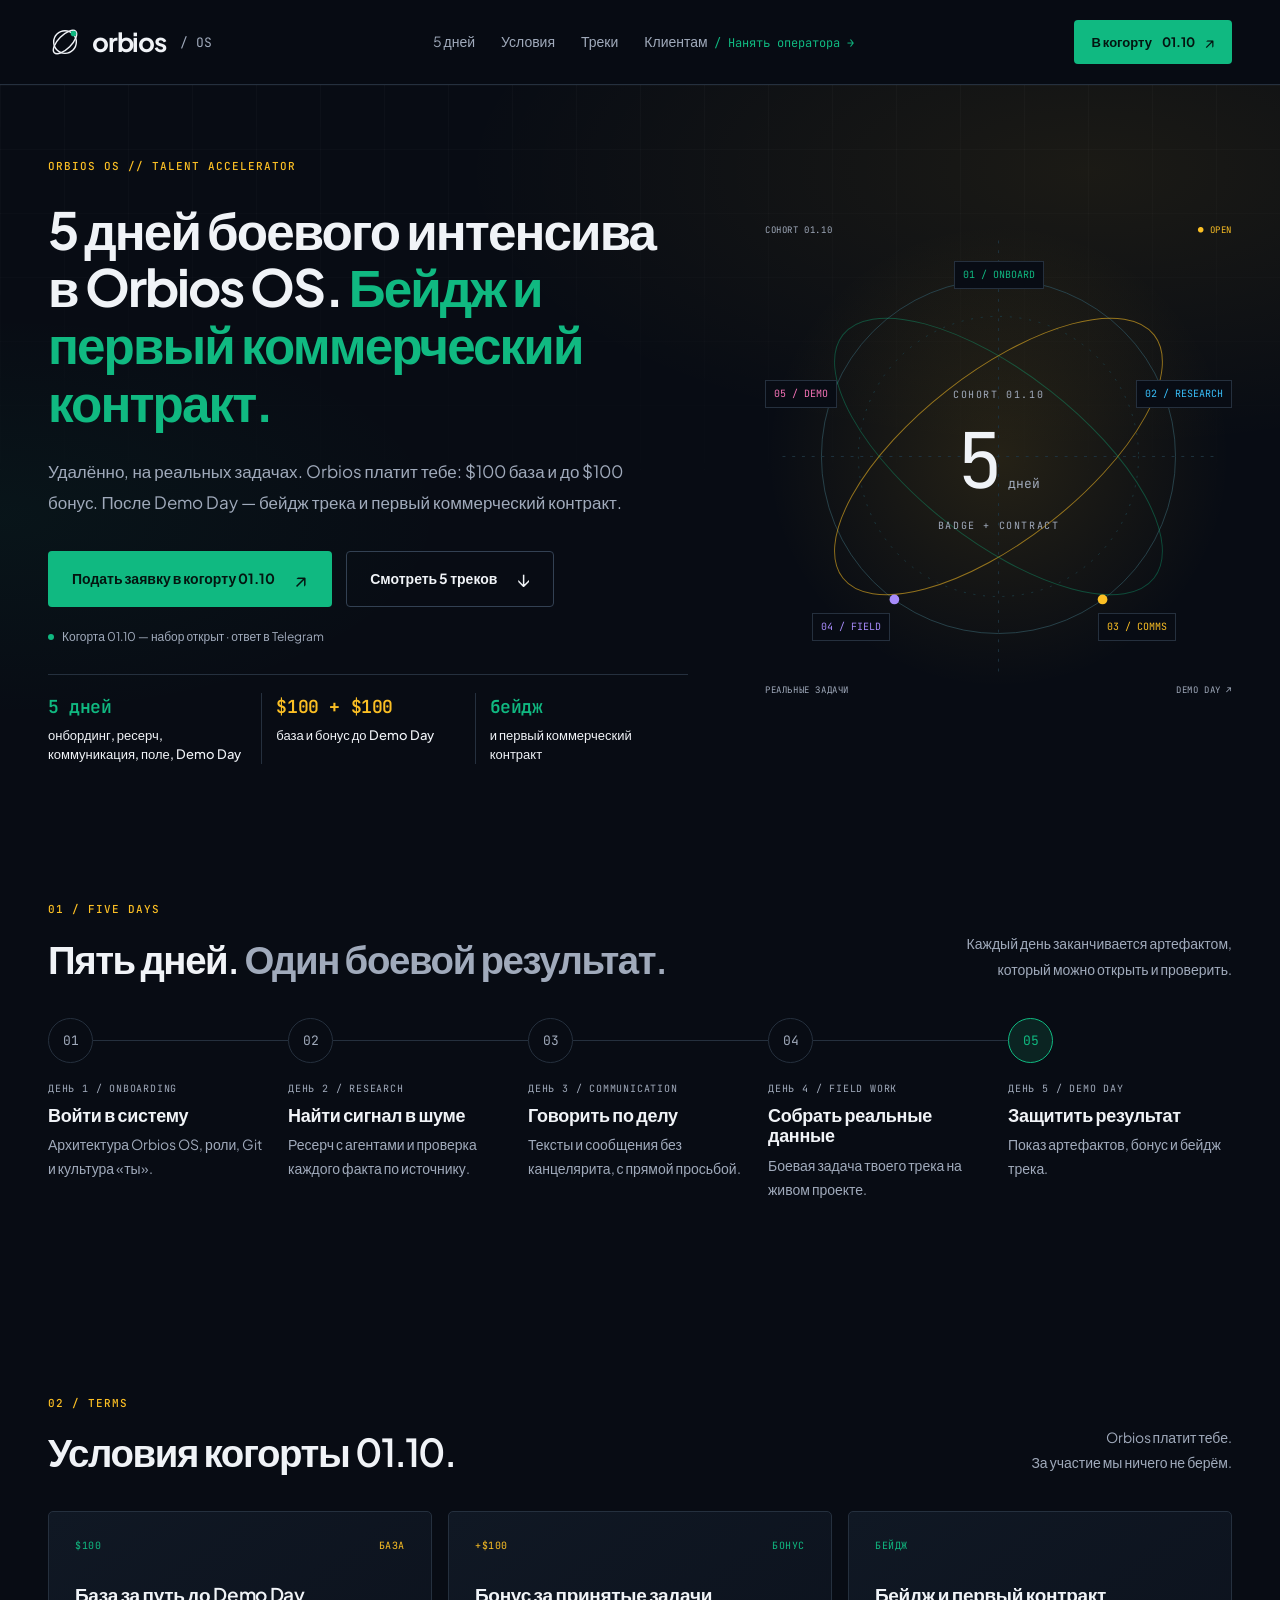
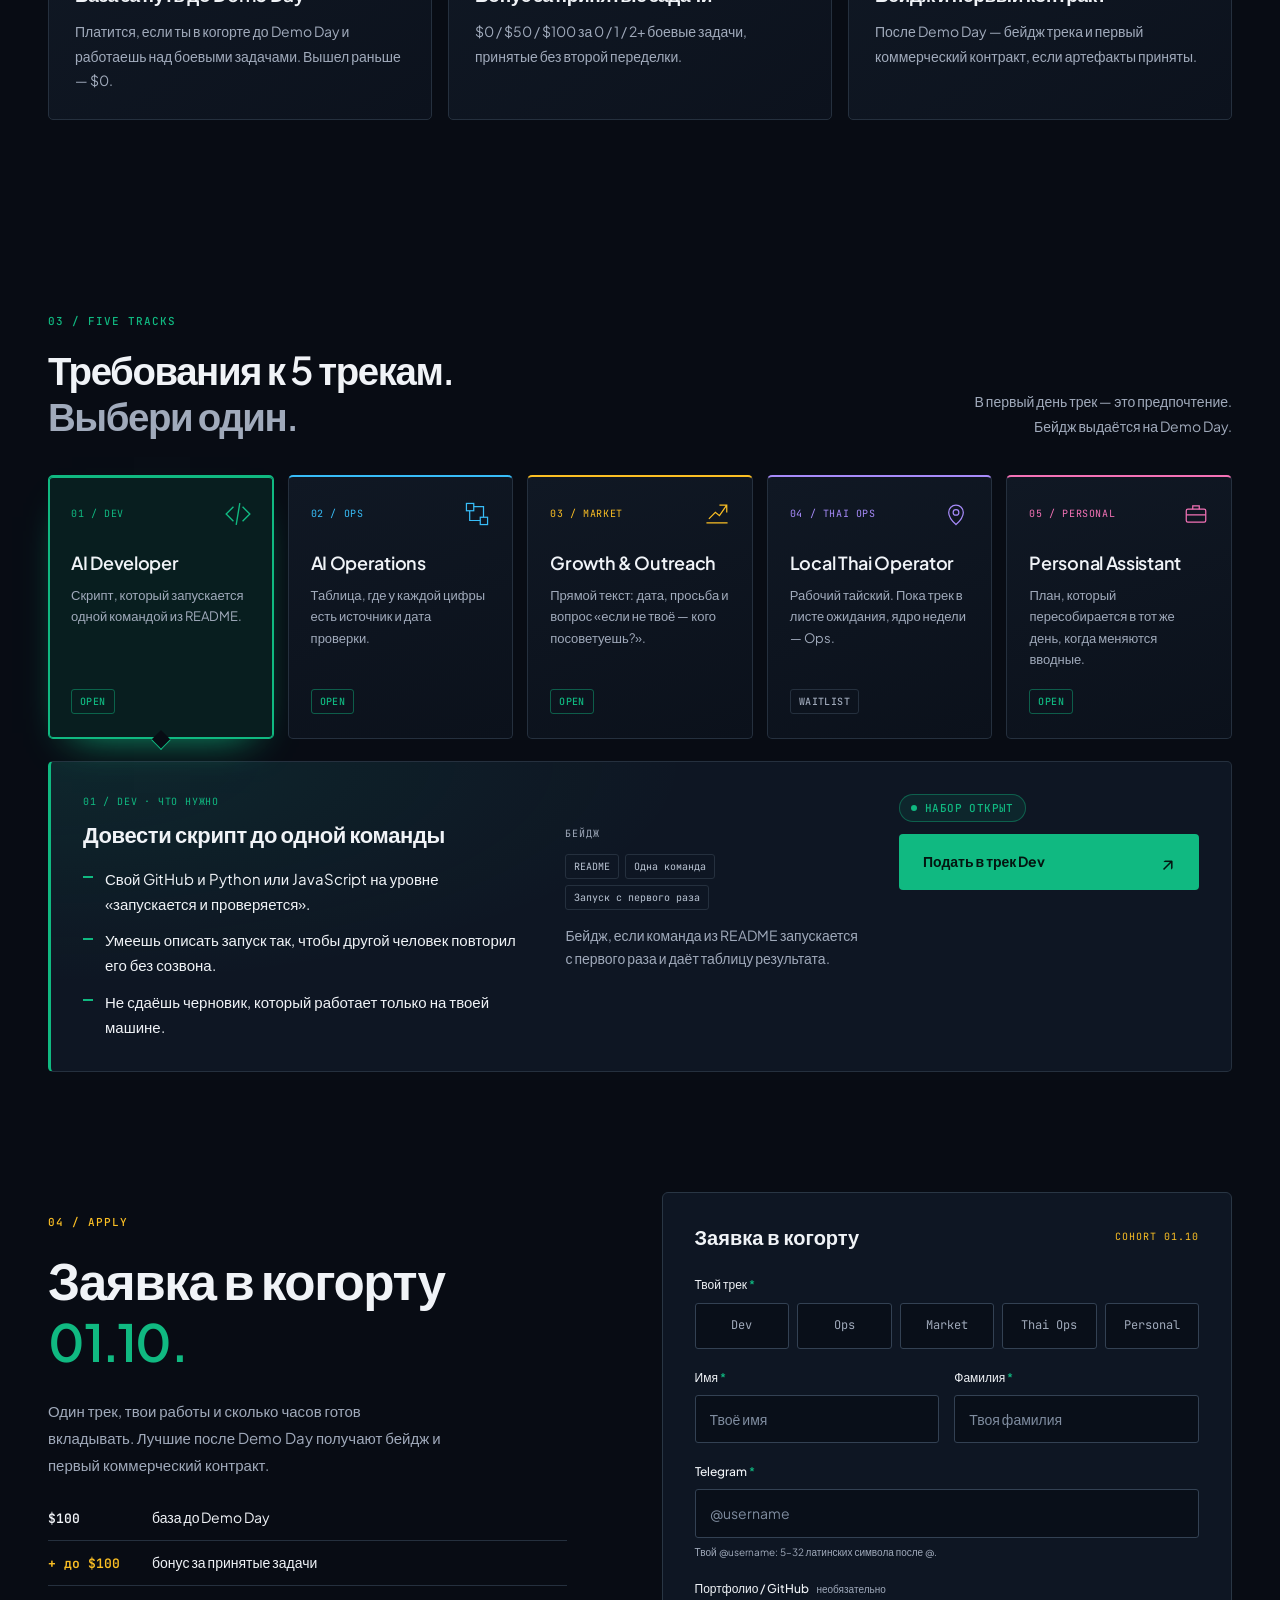
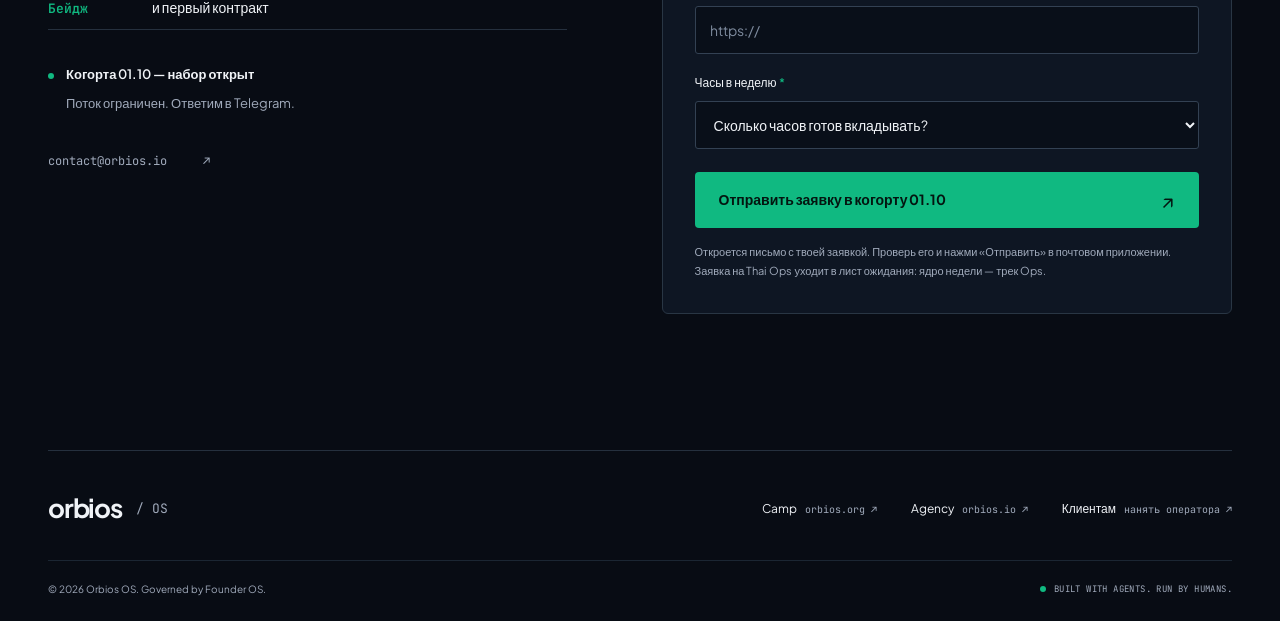
<file: index.html>
<!DOCTYPE html>
<html lang="ru" class="no-js">
<head>
  <meta charset="utf-8">
  <meta name="viewport" content="width=device-width, initial-scale=1">
  <title>Orbios — 5 дней боевого интенсива. Бейдж и первый контракт</title>
  <meta name="description" content="5-дневный боевой интенсив в Orbios OS. Бейдж и первый коммерческий контракт. $100 база + до $100 бонус. Когорта 01.10, пять треков: Dev, Ops, Market, Thai Ops, Personal.">
  <meta name="theme-color" content="#080c14">
  <meta name="color-scheme" content="dark">
  <meta property="og:type" content="website">
  <meta property="og:url" content="https://orbios.info/">
  <meta property="og:title" content="Orbios — 5 дней боевого интенсива">
  <meta property="og:description" content="Боевой интенсив в Orbios OS. Бейдж и первый коммерческий контракт. $100 база + до $100 бонус. Когорта 01.10.">
  <link rel="canonical" href="https://orbios.info/">
  <link rel="icon" href="favicon.svg" type="image/svg+xml">
  <link rel="preconnect" href="https://fonts.googleapis.com">
  <link rel="preconnect" href="https://fonts.gstatic.com" crossorigin>
  <link href="https://fonts.googleapis.com/css2?family=JetBrains+Mono:wght@400;500;600&family=Plus+Jakarta+Sans:wght@400;500;600;700;800&display=swap" rel="stylesheet">
  <link rel="stylesheet" href="styles.css">
  <script>document.documentElement.classList.replace('no-js', 'js');</script>
</head>
<body>
  <a class="skip-link" href="#main">К содержимому</a>
  <header class="site-header">
    <div class="wrap header-inner">
      <a class="brand" href="#main" aria-label="Orbios OS — наверх">
        <svg viewBox="0 0 36 36" fill="none" aria-hidden="true"><circle cx="18" cy="18" r="12" stroke="currentColor" stroke-width="1.5"/><ellipse cx="18" cy="18" rx="7" ry="16" transform="rotate(45 18 18)" stroke="currentColor" stroke-width="1.5"/><circle cx="27" cy="9" r="3" fill="#10b981"/></svg>
        orbios<span class="brand-os">/ OS</span>
      </a>
      <nav class="header-nav" aria-label="Основная навигация">
        <a href="#week">5 дней</a>
        <a href="#terms">Условия</a>
        <a href="#tracks">Треки</a>
        <a class="door-switch" href="/hire.html">Клиентам <span class="arrow">/ Нанять оператора →</span></a>
      </nav>
      <div class="header-actions">
        <a class="button button-primary button-small" href="#apply">В когорту <span class="hide-sm">01.10</span> <span aria-hidden="true">↗</span></a>
      </div>
    </div>
  </header>

  <main id="main">
    <section class="candidate-door" aria-labelledby="hero-title">
      <div class="wrap hero">
        <div class="hero-copy">
          <p class="eyebrow amber">ORBIOS OS // TALENT ACCELERATOR</p>
          <h1 id="hero-title">5 дней боевого интенсива в&nbsp;Orbios&nbsp;OS. <span class="emerald">Бейдж и первый коммерческий контракт.</span></h1>
          <p class="hero-lead">Удалённо, на реальных задачах. Orbios платит тебе: $100 база и до $100 бонус. После Demo Day — бейдж трека и первый коммерческий контракт.</p>
          <div class="hero-actions">
            <a class="button button-primary" href="#apply">Подать заявку в когорту 01.10 <span aria-hidden="true">↗</span></a>
            <a class="button button-ghost" href="#tracks">Смотреть 5 треков <span aria-hidden="true">↓</span></a>
          </div>
          <p class="start-note"><i class="status-dot"></i> Когорта 01.10 — набор открыт · ответ в Telegram</p>
          <ul class="hero-facts" aria-label="Коротко об интенсиве">
            <li><span class="mono">5 дней</span><strong>онбординг, ресерч, коммуникация, поле, Demo Day</strong></li>
            <li><span class="mono amber">$100 + $100</span><strong>база и бонус до Demo Day</strong></li>
            <li><span class="mono">бейдж</span><strong>и первый коммерческий контракт</strong></li>
          </ul>
        </div>
        <div class="orbit-panel" aria-hidden="true">
          <div class="orbit-top"><span>COHORT 01.10</span><span class="amber">● OPEN</span></div>
          <svg class="orbit-art" viewBox="0 0 480 480" fill="none">
            <defs><radialGradient id="halo"><stop stop-color="#fbbf24" stop-opacity=".12"/><stop offset="1" stop-color="#fbbf24" stop-opacity="0"/></radialGradient></defs>
            <circle cx="240" cy="240" r="238" fill="url(#halo)"/>
            <path d="M240 18V462M18 240H462" stroke="#1e3440" stroke-dasharray="3 7"/>
            <circle cx="240" cy="240" r="182" stroke="#28424b"/>
            <circle cx="240" cy="240" r="144" stroke="#1b3940" stroke-dasharray="2 8"/>
            <g class="orbit-spin">
              <ellipse cx="240" cy="240" rx="203" ry="86" transform="rotate(-38 240 240)" stroke="#fbbf24" stroke-opacity=".55"/>
              <ellipse cx="240" cy="240" rx="203" ry="86" transform="rotate(38 240 240)" stroke="#10b981" stroke-opacity=".35"/>
            </g>
            <circle cx="240" cy="58" r="5" fill="#10b981"/><circle cx="413" cy="184" r="5" fill="#38bdf8"/><circle cx="347" cy="387" r="5" fill="#fbbf24"/><circle cx="133" cy="387" r="5" fill="#a78bfa"/><circle cx="67" cy="184" r="5" fill="#f472b6"/>
          </svg>
          <div class="orbit-center"><span>COHORT 01.10</span><strong>5<span> дней</span></strong><span>BADGE + CONTRACT</span></div>
          <span class="orbit-label orbit-dev">01 / ONBOARD</span><span class="orbit-label orbit-ops">02 / RESEARCH</span><span class="orbit-label orbit-market">03 / COMMS</span><span class="orbit-label orbit-thai">04 / FIELD</span><span class="orbit-label orbit-personal">05 / DEMO</span>
          <div class="orbit-bottom"><span>РЕАЛЬНЫЕ ЗАДАЧИ</span><span>DEMO DAY ↗</span></div>
        </div>
      </div>
    </section>

    <section class="section wrap" id="week" aria-labelledby="week-title">
      <div class="section-heading">
        <div><p class="eyebrow amber">01 / FIVE DAYS</p><h2 id="week-title">Пять дней. <span class="muted">Один боевой результат.</span></h2></div>
        <p class="section-intro">Каждый день заканчивается артефактом, <br>который можно открыть и проверить.</p>
      </div>
      <ol class="timeline">
        <li><span class="day-number">01</span><div><p class="day-label">ДЕНЬ 1 / ONBOARDING</p><h3>Войти в систему</h3><p>Архитектура Orbios OS, роли, Git и культура «ты».</p></div></li>
        <li><span class="day-number">02</span><div><p class="day-label">ДЕНЬ 2 / RESEARCH</p><h3>Найти сигнал в шуме</h3><p>Ресерч с агентами и проверка каждого факта по источнику.</p></div></li>
        <li><span class="day-number">03</span><div><p class="day-label">ДЕНЬ 3 / COMMUNICATION</p><h3>Говорить по делу</h3><p>Тексты и сообщения без канцелярита, с прямой просьбой.</p></div></li>
        <li><span class="day-number">04</span><div><p class="day-label">ДЕНЬ 4 / FIELD WORK</p><h3>Собрать реальные данные</h3><p>Боевая задача твоего трека на живом проекте.</p></div></li>
        <li><span class="day-number final-day">05</span><div><p class="day-label">ДЕНЬ 5 / DEMO DAY</p><h3>Защитить результат</h3><p>Показ артефактов, бонус и бейдж трека.</p></div></li>
      </ol>
    </section>

    <section class="section wrap" id="terms" aria-labelledby="terms-title">
      <div class="section-heading">
        <div><p class="eyebrow amber">02 / TERMS</p><h2 id="terms-title">Условия когорты 01.10.</h2></div>
        <p class="section-intro">Orbios платит тебе. <br>За участие мы ничего не берём.</p>
      </div>
      <ol class="fact-grid cols-3">
        <li>
          <div class="fact-top"><span class="mono">$100</span><span class="mono amber">БАЗА</span></div>
          <h3>База за путь до Demo Day</h3>
          <p>Платится, если ты в когорте до Demo Day и работаешь над боевыми задачами. Вышел раньше — $0.</p>
        </li>
        <li>
          <div class="fact-top"><span class="mono amber">+$100</span><span class="mono">БОНУС</span></div>
          <h3>Бонус за принятые задачи</h3>
          <p>$0 / $50 / $100 за 0 / 1 / 2+ боевые задачи, принятые без второй переделки.</p>
        </li>
        <li>
          <div class="fact-top"><span class="mono emerald">БЕЙДЖ</span></div>
          <h3>Бейдж и первый контракт</h3>
          <p>После Demo Day — бейдж трека и первый коммерческий контракт, если артефакты приняты.</p>
        </li>
      </ol>
    </section>

    <section class="section wrap" id="tracks" aria-labelledby="tracks-title">
      <div class="section-heading">
        <div><p class="eyebrow">03 / FIVE TRACKS</p><h2 id="tracks-title">Требования к 5 трекам. <br><span class="muted">Выбери один.</span></h2></div>
        <p class="section-intro">В первый день трек — это предпочтение. <br>Бейдж выдаётся на Demo Day.</p>
      </div>

      <div class="badge-grid" role="tablist" aria-label="Треки интенсива">
        <button class="badge-card dev" type="button" role="tab" id="tab-dev" aria-controls="panel-dev" aria-selected="true">
          <span class="badge-top"><span class="mono">01 / DEV</span><svg viewBox="0 0 32 32" fill="none" aria-hidden="true"><path d="m11 8-8 8 8 8m10-16 8 8-8 8m-3-20-4 24" stroke="currentColor" stroke-width="1.5"/></svg></span>
          <span class="badge-title">AI Developer</span>
          <span class="badge-desc">Скрипт, который запускается одной командой из README.</span>
          <span class="badge-state is-live">OPEN</span>
        </button>
        <button class="badge-card ops" type="button" role="tab" id="tab-ops" aria-controls="panel-ops" aria-selected="false">
          <span class="badge-top"><span class="mono">02 / OPS</span><svg viewBox="0 0 32 32" fill="none" aria-hidden="true"><rect x="3" y="3" width="9" height="9" stroke="currentColor" stroke-width="1.5"/><rect x="20" y="20" width="9" height="9" stroke="currentColor" stroke-width="1.5"/><path d="M12 7h12v13M7 12v12h13" stroke="currentColor" stroke-width="1.5"/></svg></span>
          <span class="badge-title">AI Operations</span>
          <span class="badge-desc">Таблица, где у каждой цифры есть источник и дата проверки.</span>
          <span class="badge-state is-live">OPEN</span>
        </button>
        <button class="badge-card market" type="button" role="tab" id="tab-market" aria-controls="panel-market" aria-selected="false">
          <span class="badge-top"><span class="mono">03 / MARKET</span><svg viewBox="0 0 32 32" fill="none" aria-hidden="true"><path d="M3 27h26M6 22l8-8 5 4L28 5m-9 0h9v9" stroke="currentColor" stroke-width="1.5"/></svg></span>
          <span class="badge-title">Growth &amp; Outreach</span>
          <span class="badge-desc">Прямой текст: дата, просьба и вопрос «если не твоё — кого посоветуешь?».</span>
          <span class="badge-state is-live">OPEN</span>
        </button>
        <button class="badge-card thai" type="button" role="tab" id="tab-thai" aria-controls="panel-thai" aria-selected="false">
          <span class="badge-top"><span class="mono">04 / THAI OPS</span><svg viewBox="0 0 32 32" fill="none" aria-hidden="true"><path d="M16 29s-9-8.2-9-15a9 9 0 0 1 18 0c0 6.8-9 15-9 15z" stroke="currentColor" stroke-width="1.5"/><circle cx="16" cy="14" r="3.5" stroke="currentColor" stroke-width="1.5"/></svg></span>
          <span class="badge-title">Local Thai Operator</span>
          <span class="badge-desc">Рабочий тайский. Пока трек в листе ожидания, ядро недели — Ops.</span>
          <span class="badge-state">WAITLIST</span>
        </button>
        <button class="badge-card personal" type="button" role="tab" id="tab-personal" aria-controls="panel-personal" aria-selected="false">
          <span class="badge-top"><span class="mono">05 / PERSONAL</span><svg viewBox="0 0 32 32" fill="none" aria-hidden="true"><rect x="4" y="10" width="24" height="16" rx="2" stroke="currentColor" stroke-width="1.5"/><path d="M12 10V6h8v4M4 17h24" stroke="currentColor" stroke-width="1.5"/></svg></span>
          <span class="badge-title">Personal Assistant</span>
          <span class="badge-desc">План, который пересобирается в тот же день, когда меняются вводные.</span>
          <span class="badge-state is-live">OPEN</span>
        </button>
      </div>

      <div class="badge-panels">
        <div class="badge-panel dev" role="tabpanel" id="panel-dev" aria-labelledby="tab-dev" tabindex="0">
          <div class="panel-main">
            <p class="panel-code mono">01 / DEV · ЧТО НУЖНО</p>
            <h3>Довести скрипт до одной команды</h3>
            <ul class="panel-list">
              <li>Свой GitHub и Python или JavaScript на уровне «запускается и проверяется».</li>
              <li>Умеешь описать запуск так, чтобы другой человек повторил его без созвона.</li>
              <li>Не сдаёшь черновик, который работает только на твоей машине.</li>
            </ul>
          </div>
          <div class="panel-keep"><p class="panel-label mono">БЕЙДЖ</p><ul class="tags"><li>README</li><li>Одна команда</li><li>Запуск с первого раза</li></ul><p class="talent-text">Бейдж, если команда из README запускается с первого раза и даёт таблицу результата.</p></div>
          <div class="panel-actions">
            <p class="status status-live"><i class="status-dot"></i> НАБОР ОТКРЫТ</p>
            <a class="button button-primary" href="#apply" data-track="Dev">Подать в трек Dev <span aria-hidden="true">↗</span></a>
          </div>
        </div>
        <div class="badge-panel ops" role="tabpanel" id="panel-ops" aria-labelledby="tab-ops" tabindex="0" hidden>
          <div class="panel-main">
            <p class="panel-code mono">02 / OPS · ЧТО НУЖНО</p>
            <h3>Цифра без источника не считается</h3>
            <ul class="panel-list">
              <li>Собираешь таблицу: факт, источник, дата проверки, контакт.</li>
              <li>Расхождения помечаешь, а не усредняешь.</li>
              <li>Не выдумываешь время, цены и имена.</li>
            </ul>
          </div>
          <div class="panel-keep"><p class="panel-label mono">БЕЙДЖ</p><ul class="tags"><li>Источник</li><li>Дата проверки</li><li>Совпадение цифры</li></ul><p class="talent-text">Бейдж, если случайный источник открывается и цифра в таблице совпадает.</p></div>
          <div class="panel-actions">
            <p class="status status-live"><i class="status-dot"></i> НАБОР ОТКРЫТ</p>
            <a class="button button-primary" href="#apply" data-track="Ops">Подать в трек Ops <span aria-hidden="true">↗</span></a>
          </div>
        </div>
        <div class="badge-panel market" role="tabpanel" id="panel-market" aria-labelledby="tab-market" tabindex="0" hidden>
          <div class="panel-main">
            <p class="panel-code mono">03 / MARKET · ЧТО НУЖНО</p>
            <h3>Прямой текст, который можно отправить</h3>
            <ul class="panel-list">
              <li>Пишешь коротко, живым языком, без канцелярита.</li>
              <li>В тексте есть просьба, дата и способ ответа.</li>
              <li>Есть развилка: «если не твоё — кого посоветуешь?».</li>
            </ul>
          </div>
          <div class="panel-keep"><p class="panel-label mono">БЕЙДЖ</p><ul class="tags"><li>Прямой запрос</li><li>Без давления</li><li>Список каналов</li></ul><p class="talent-text">Бейдж за аутрич, который можно отправить без второй переделки.</p></div>
          <div class="panel-actions">
            <p class="status status-live"><i class="status-dot"></i> НАБОР ОТКРЫТ</p>
            <a class="button button-primary" href="#apply" data-track="Market">Подать в трек Market <span aria-hidden="true">↗</span></a>
          </div>
        </div>
        <div class="badge-panel thai" role="tabpanel" id="panel-thai" aria-labelledby="tab-thai" tabindex="0" hidden>
          <div class="panel-main">
            <p class="panel-code mono">04 / THAI OPS · ЧТО НУЖНО</p>
            <h3>Рабочий тайский, цифры сверяешь сам</h3>
            <ul class="panel-list">
              <li>Переписка и разговор на тайском, не переводчик вместо тебя.</li>
              <li>Цены и единицы в двух языках совпадают.</li>
              <li>Пока нет тайскоязычного проверяющего, трек в листе ожидания. Ядро недели — Ops.</li>
            </ul>
          </div>
          <div class="panel-keep"><p class="panel-label mono">БЕЙДЖ</p><ul class="tags"><li>Тайский</li><li>Цифры сходятся</li><li>Живой проверяющий</li></ul><p class="talent-text">Бейдж принимает только тайскоязычный проверяющий. Машинный перевод бейдж не даёт.</p></div>
          <div class="panel-actions">
            <p class="status status-wait">WAITLIST · ЯДРО НЕДЕЛИ — OPS</p>
            <a class="button button-primary" href="#apply" data-track="Thai Ops">Оставить заявку на Thai Ops <span aria-hidden="true">↗</span></a>
          </div>
        </div>
        <div class="badge-panel personal" role="tabpanel" id="panel-personal" aria-labelledby="tab-personal" tabindex="0" hidden>
          <div class="panel-main">
            <p class="panel-code mono">05 / PERSONAL · ЧТО НУЖНО</p>
            <h3>Пересобрать план в тот же день</h3>
            <ul class="panel-list">
              <li>Держишь календарь и логистику, когда вводные меняются.</li>
              <li>Короткий английский для сообщений водителю и хосту.</li>
              <li>После смены плана на странице не остаётся старых дат и времени.</li>
            </ul>
          </div>
          <div class="panel-keep"><p class="panel-label mono">БЕЙДЖ</p><ul class="tags"><li>Новый план</li><li>Два сообщения</li><li>Без старых дат</li></ul><p class="talent-text">Бейдж за пересобранный план и ясную просьбу в обоих сообщениях.</p></div>
          <div class="panel-actions">
            <p class="status status-live"><i class="status-dot"></i> НАБОР ОТКРЫТ</p>
            <a class="button button-primary" href="#apply" data-track="Personal">Подать в трек Personal <span aria-hidden="true">↗</span></a>
          </div>
        </div>
      </div>
    </section>

    <section class="section wrap apply-layout" id="apply" aria-labelledby="apply-title">
      <div class="apply-copy">
        <p class="eyebrow amber">04 / APPLY</p>
        <h2 id="apply-title">Заявка в когорту <span class="emerald">01.10.</span></h2>
        <p>Один трек, твои работы и сколько часов готов вкладывать. Лучшие после Demo Day получают бейдж и первый коммерческий контракт.</p>
        <ul class="apply-terms" aria-label="Условия для кандидата">
          <li><span class="mono">$100</span> база до Demo Day</li>
          <li><span class="mono amber">+ до $100</span> бонус за принятые задачи</li>
          <li><span class="mono emerald">Бейдж</span> и первый контракт</li>
        </ul>
        <div class="intake-note"><i class="status-dot"></i><div><strong>Когорта 01.10 — набор открыт</strong><p>Поток ограничен. Ответим в Telegram.</p></div></div>
        <a class="contact-link" href="mailto:contact@orbios.io">contact@orbios.io <span aria-hidden="true">↗</span></a>
      </div>
      <form id="apply-form" class="apply-form" action="mailto:contact@orbios.io" method="post" enctype="text/plain">
        <div class="form-heading"><h3>Заявка в когорту</h3><span class="mono">COHORT 01.10</span></div>
        <fieldset class="track-picker"><legend>Твой трек <span>*</span></legend><div class="track-options">
          <label class="dev"><input type="radio" name="track" value="Dev" required><span>Dev</span></label>
          <label class="ops"><input type="radio" name="track" value="Ops"><span>Ops</span></label>
          <label class="market"><input type="radio" name="track" value="Market"><span>Market</span></label>
          <label class="thai"><input type="radio" name="track" value="Thai Ops"><span>Thai Ops</span></label>
          <label class="personal"><input type="radio" name="track" value="Personal"><span>Personal</span></label>
        </div></fieldset>
        <div class="form-row">
          <div class="field"><label for="first-name">Имя <span>*</span></label><input id="first-name" name="firstName" autocomplete="given-name" placeholder="Твоё имя" maxlength="80" required></div>
          <div class="field"><label for="last-name">Фамилия <span>*</span></label><input id="last-name" name="lastName" autocomplete="family-name" placeholder="Твоя фамилия" maxlength="80" required></div>
        </div>
        <div class="field"><label for="telegram">Telegram <span>*</span></label><input id="telegram" name="telegram" placeholder="@username" autocomplete="off" autocapitalize="none" spellcheck="false" pattern="@[A-Za-z][A-Za-z0-9_]{4,31}" maxlength="33" aria-describedby="telegram-hint" required><small id="telegram-hint">Твой @username: 5–32 латинских символа после @.</small></div>
        <div class="field"><label for="portfolio">Портфолио / GitHub <span class="optional">необязательно</span></label><input id="portfolio" type="url" name="portfolio" placeholder="https://" maxlength="500" inputmode="url" autocomplete="url"></div>
        <div class="field"><label for="hours">Часы в неделю <span>*</span></label><select id="hours" name="hours" required><option value="" disabled selected>Сколько часов готов вкладывать?</option><option value="20–29 часов в неделю">20–29 часов в неделю</option><option value="30–39 часов в неделю">30–39 часов в неделю</option><option value="40+ часов в неделю">40+ часов в неделю</option></select></div>
        <button class="button button-primary submit-button" type="submit">Отправить заявку в когорту 01.10 <span aria-hidden="true">↗</span></button>
        <p class="form-note">Откроется письмо с твоей заявкой. Проверь его и нажми «Отправить» в почтовом приложении. Заявка на Thai Ops уходит в лист ожидания: ядро недели — трек Ops.</p>
        <noscript><p class="form-note">Без JavaScript форма передаст поля почтовому приложению. Если оно не настроено, напиши на <a href="mailto:contact@orbios.io">contact@orbios.io</a>.</p></noscript>
        <div class="mail-result" hidden><p class="form-status" role="status" aria-live="polite"></p><a class="email-draft" href="mailto:contact@orbios.io">Открыть письмо ещё раз ↗</a><details><summary>Почта не открылась?</summary><p>Скопируй заявку и отправь на contact@orbios.io.</p><label class="sr-only" for="application-text">Текст заявки</label><textarea id="application-text" class="draft-text" readonly rows="8"></textarea><button class="copy-button" type="button">Скопировать заявку</button></details></div>
      </form>
    </section>
  </main>

  <footer class="site-footer wrap">
    <div class="footer-top"><a class="brand" href="#main">orbios<span class="brand-os">/ OS</span></a><nav aria-label="Экосистема Orbios"><a href="https://www.orbios.org">Camp <span>orbios.org ↗</span></a><a href="https://orbios.io">Agency <span>orbios.io ↗</span></a><a href="/hire.html">Клиентам <span>нанять оператора ↗</span></a></nav></div>
    <div class="footer-bottom"><p>© 2026 Orbios OS. Governed by Founder OS.</p><span class="mono"><i class="status-dot"></i> BUILT WITH AGENTS. RUN BY HUMANS.</span></div>
  </footer>

  <script>
    const MAIL = 'contact@orbios.io';
    const tabs = [...document.querySelectorAll('.badge-grid [role="tab"]')];

    function selectTab(tab, focus) {
      tabs.forEach(t => {
        const on = t === tab;
        t.setAttribute('aria-selected', String(on));
        t.tabIndex = on ? 0 : -1;
        document.getElementById(t.getAttribute('aria-controls')).hidden = !on;
      });
      if (focus) tab.focus();
    }

    tabs.forEach((tab, i) => {
      tab.addEventListener('click', () => {
        selectTab(tab, false);
        document.getElementById(tab.getAttribute('aria-controls')).scrollIntoView({ block: 'nearest', behavior: 'smooth' });
      });
      tab.addEventListener('keydown', event => {
        const keys = { ArrowRight: i + 1, ArrowDown: i + 1, ArrowLeft: i - 1, ArrowUp: i - 1, Home: 0, End: tabs.length - 1 };
        if (!(event.key in keys)) return;
        event.preventDefault();
        selectTab(tabs[(keys[event.key] + tabs.length) % tabs.length], true);
      });
    });
    selectTab(tabs.find(t => t.getAttribute('aria-selected') === 'true') || tabs[0], false);

    document.querySelectorAll('[data-track]').forEach(link => {
      link.addEventListener('click', () => {
        const radio = document.querySelector('#apply-form input[name="track"][value="' + link.dataset.track + '"]');
        if (radio) radio.checked = true;
      });
    });

    function prepareDraft(form, subject, body, message) {
      const result = form.querySelector('.mail-result');
      const draft = result.querySelector('.email-draft');
      draft.href = 'mailto:' + MAIL + '?subject=' + encodeURIComponent(subject) + '&body=' + encodeURIComponent(body);
      result.querySelector('.draft-text').value = body;
      result.hidden = false;
      result.querySelector('.form-status').textContent = message;
      draft.click();
    }

    document.querySelectorAll('.copy-button').forEach(button => {
      button.addEventListener('click', async () => {
        const result = button.closest('.mail-result');
        const text = result.querySelector('.draft-text');
        const status = result.querySelector('.form-status');
        try {
          await navigator.clipboard.writeText(text.value);
          status.textContent = 'Текст скопирован. Отправь его на ' + MAIL + '.';
        } catch {
          text.focus();
          text.select();
          status.textContent = 'Текст выделен. Скопируй его и отправь на ' + MAIL + '.';
        }
      });
    });

    const applyForm = document.querySelector('#apply-form');
    applyForm.addEventListener('submit', event => {
      event.preventDefault();
      ['first-name', 'last-name', 'telegram', 'portfolio'].forEach(id => {
        const input = document.getElementById(id);
        input.value = input.value.trim();
      });
      if (!applyForm.reportValidity()) return;
      const data = new FormData(applyForm);
      const body = [
        'Заявка на 5-дневный интенсив Orbios OS (когорта 01.10)',
        '',
        'Имя: ' + data.get('firstName'),
        'Фамилия: ' + data.get('lastName'),
        'Telegram: ' + data.get('telegram'),
        'Трек: ' + data.get('track'),
        'Портфолио / GitHub: ' + (data.get('portfolio') || 'Не указано'),
        'Часы в неделю: ' + data.get('hours')
      ].join('\r\n');
      prepareDraft(applyForm, 'Orbios OS — заявка / ' + data.get('track'), body, 'Заявка подготовлена. Отправь письмо в почтовом приложении — только после этого мы его получим.');
    });
  </script>
</body>
</html>
</file>
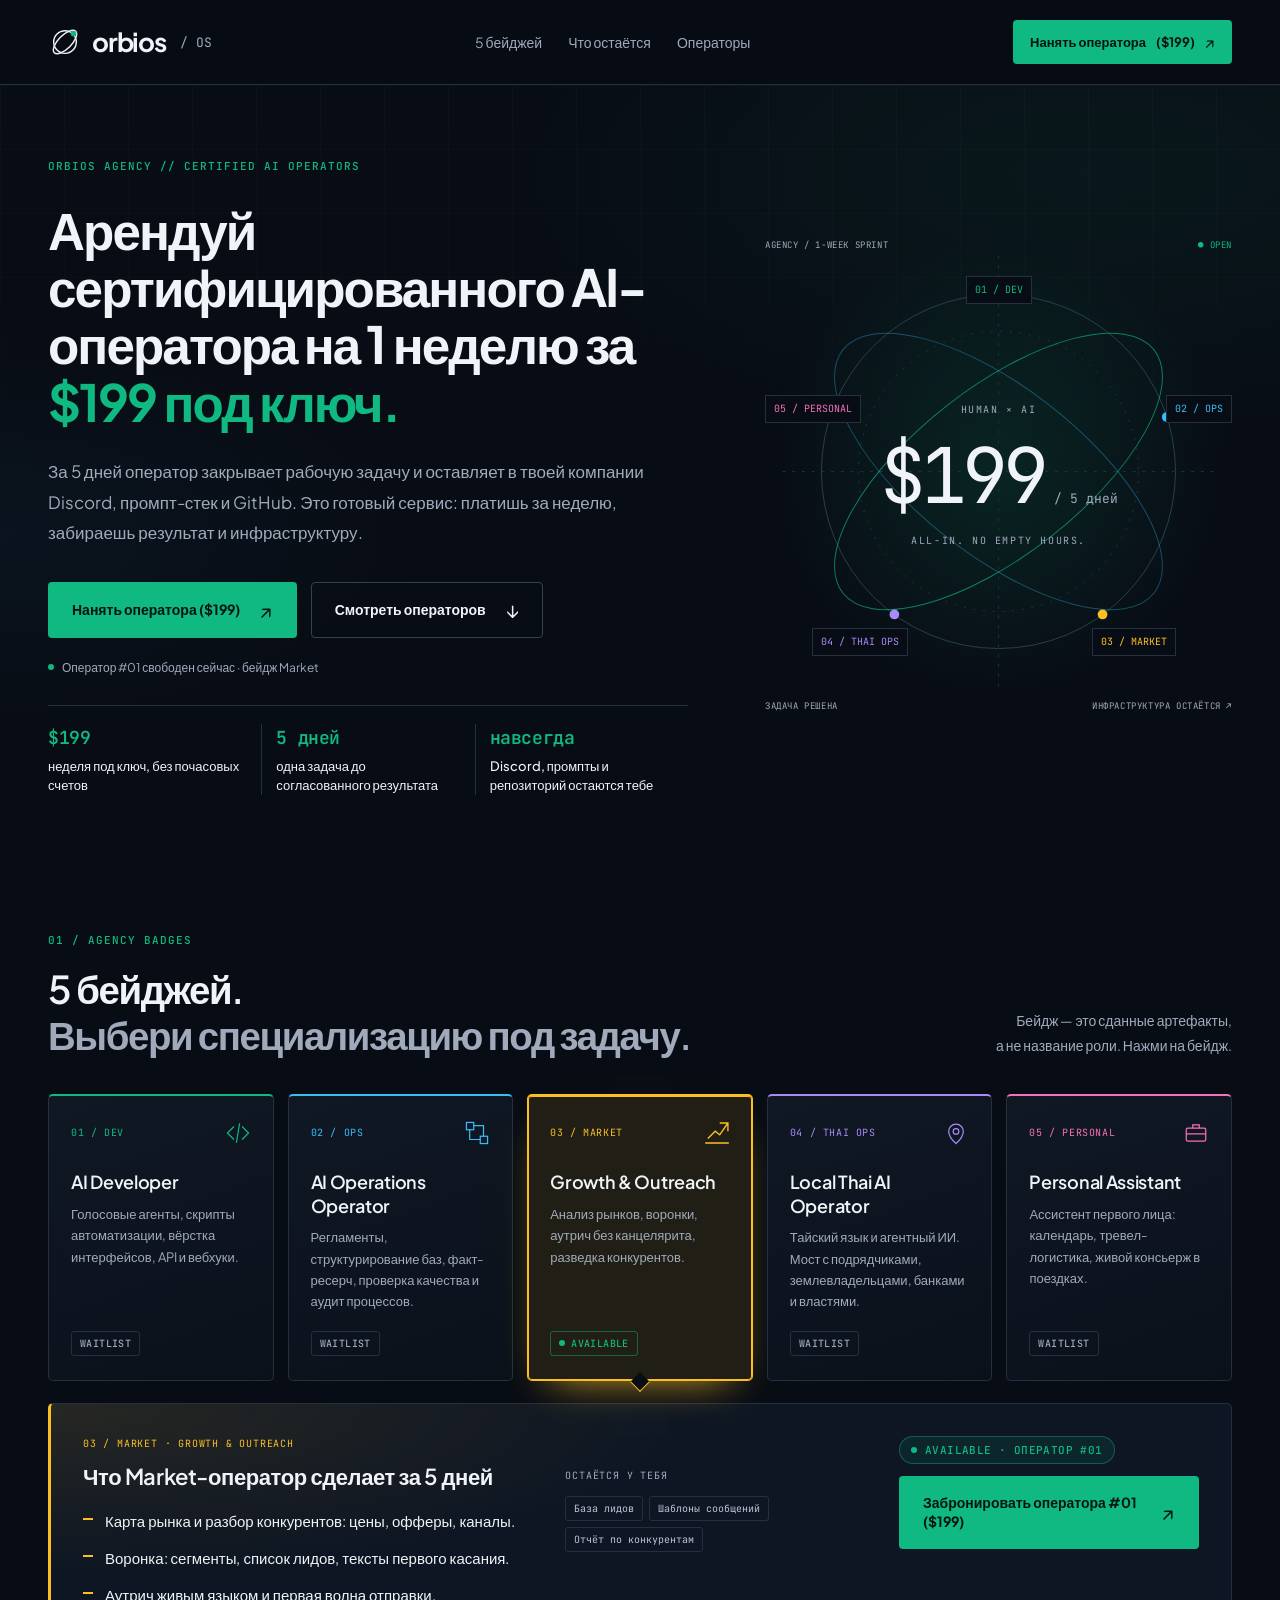
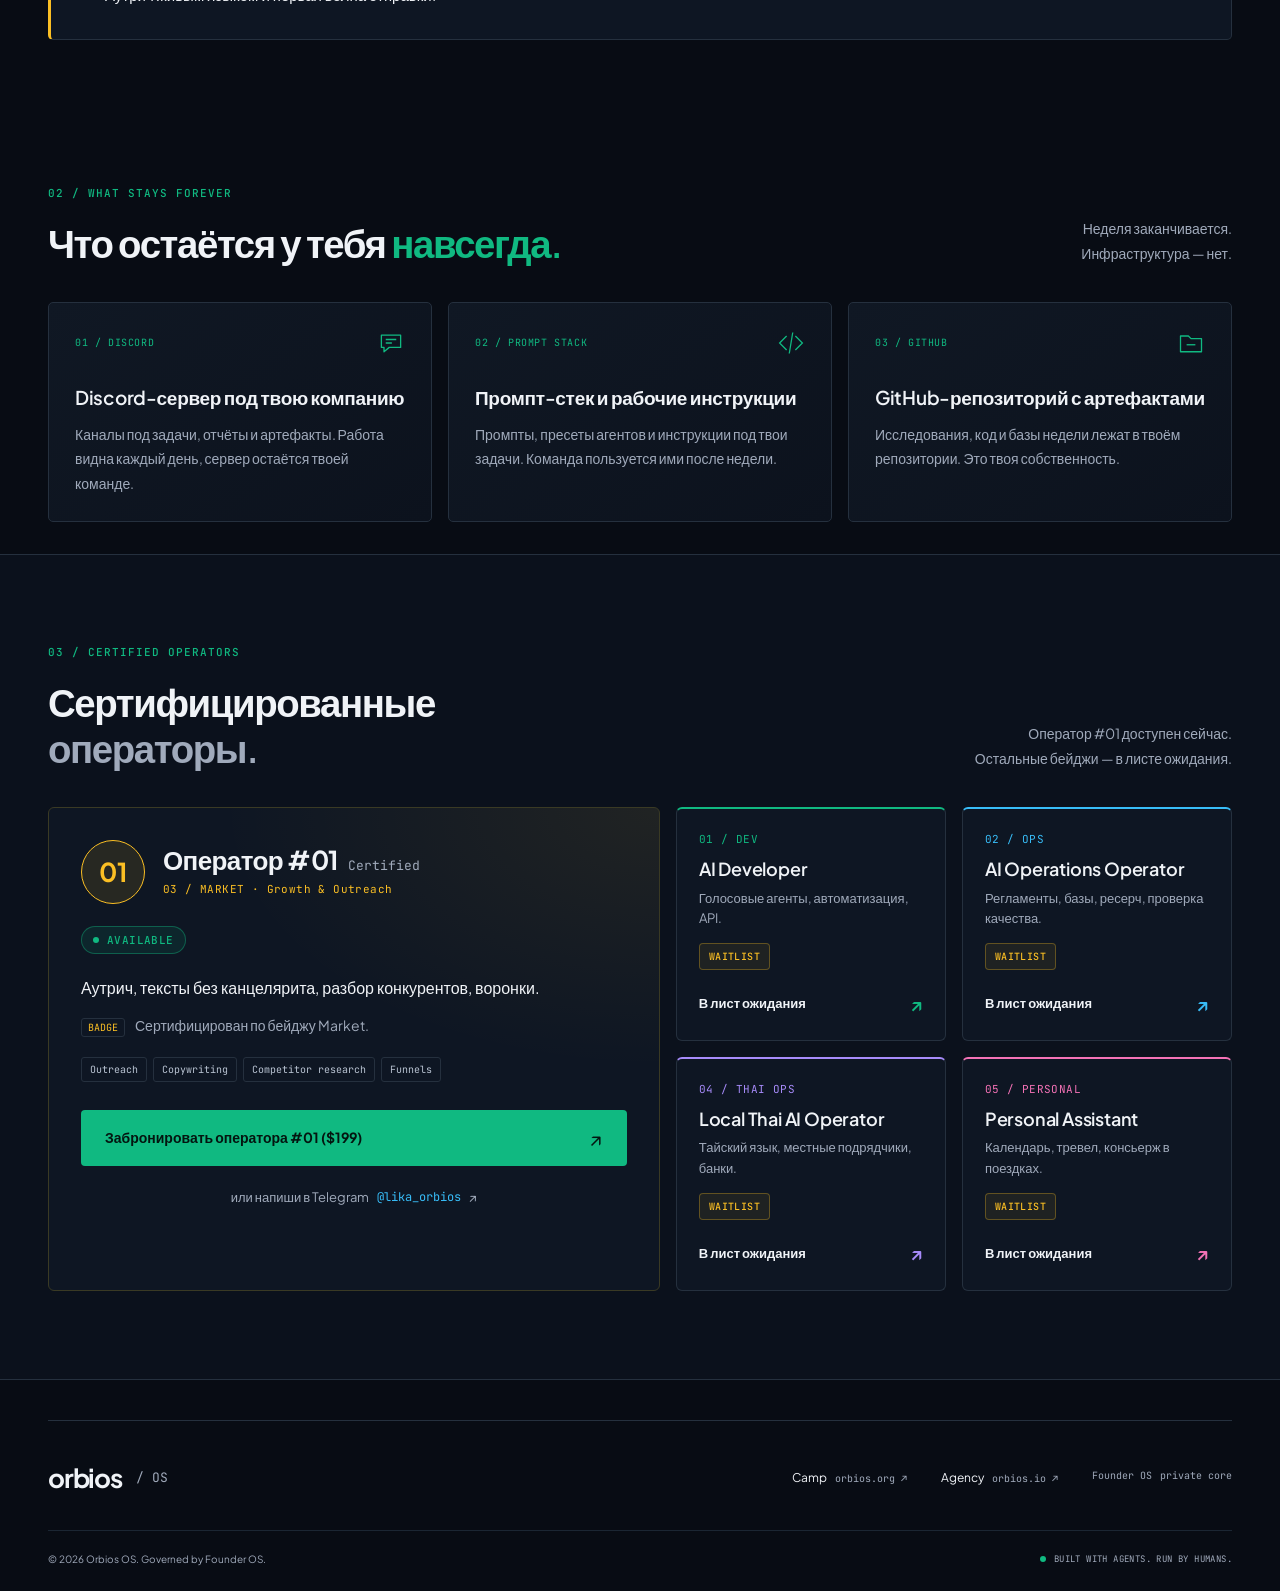
<file: hire.html>
<!DOCTYPE html>
<html lang="ru" class="no-js">
<head>
  <meta charset="utf-8">
  <meta name="viewport" content="width=device-width, initial-scale=1">
  <title>Orbios — сертифицированный AI-оператор на неделю за $199</title>
  <meta name="description" content="Арендуй сертифицированного AI-оператора на 1 неделю за $199 под ключ. Задача закрыта за 5 дней. Discord, промпт-стек и GitHub остаются у тебя навсегда.">
  <meta name="theme-color" content="#080c14">
  <meta name="color-scheme" content="dark">
  <meta property="og:type" content="website">
  <meta property="og:url" content="https://orbios.info/hire.html">
  <meta property="og:title" content="Orbios — сертифицированный AI-оператор на неделю за $199">
  <meta property="og:description" content="Оператор закрывает задачу за 5 дней. Discord, промпт-стек и GitHub остаются в компании навсегда. 5 бейджей: Dev / Ops / Market / Thai Ops / Personal.">
  <link rel="canonical" href="https://orbios.info/hire.html">
  <link rel="icon" href="favicon.svg" type="image/svg+xml">
  <link rel="preconnect" href="https://fonts.googleapis.com">
  <link rel="preconnect" href="https://fonts.gstatic.com" crossorigin>
  <link href="https://fonts.googleapis.com/css2?family=JetBrains+Mono:wght@400;500;600&family=Plus+Jakarta+Sans:wght@400;500;600;700;800&display=swap" rel="stylesheet">
  <link rel="stylesheet" href="styles.css">
  <script>document.documentElement.classList.replace('no-js', 'js');</script>
</head>
<body>
  <a class="skip-link" href="#main">К содержимому</a>
  <header class="site-header">
    <div class="wrap header-inner">
      <a class="brand" href="#main" aria-label="Orbios — наверх">
        <svg viewBox="0 0 36 36" fill="none" aria-hidden="true"><circle cx="18" cy="18" r="12" stroke="currentColor" stroke-width="1.5"/><ellipse cx="18" cy="18" rx="7" ry="16" transform="rotate(45 18 18)" stroke="currentColor" stroke-width="1.5"/><circle cx="27" cy="9" r="3" fill="#10b981"/></svg>
        orbios<span class="brand-os">/ OS</span>
      </a>
      <nav class="header-nav" aria-label="Основная навигация">
        <a href="#badges">5 бейджей</a>
        <a href="#stays">Что остаётся</a>
        <a href="#talent">Операторы</a>
      </nav>
      <div class="header-actions">
        <a class="button button-primary button-small" href="mailto:contact@orbios.io?subject=Orbios%20Agency%20%E2%80%94%20%D0%B7%D0%B0%D0%BA%D0%B0%D0%B7%20%D0%BE%D0%BF%D0%B5%D1%80%D0%B0%D1%82%D0%BE%D1%80%D0%B0%20(%24199)" data-order="book" data-badge="">Нанять оператора <span class="hide-sm">($199)</span> <span aria-hidden="true">↗</span></a>
      </div>
    </div>
  </header>

  <main id="main">
    <section class="client-door" id="clients" aria-labelledby="hero-title">
      <div class="wrap hero">
        <div class="hero-copy">
          <p class="eyebrow">ORBIOS AGENCY // CERTIFIED AI OPERATORS</p>
          <h1 id="hero-title">Арендуй сертифицированного AI-оператора на&nbsp;1&nbsp;неделю за <span class="emerald nowrap">$199 под&nbsp;ключ.</span></h1>
          <p class="hero-lead">За 5 дней оператор закрывает рабочую задачу и оставляет в твоей компании Discord, промпт-стек и GitHub. Это готовый сервис: платишь за неделю, забираешь результат и инфраструктуру.</p>
          <div class="hero-actions">
            <a class="button button-primary" href="mailto:contact@orbios.io?subject=Orbios%20Agency%20%E2%80%94%20%D0%B7%D0%B0%D0%BA%D0%B0%D0%B7%20%D0%BE%D0%BF%D0%B5%D1%80%D0%B0%D1%82%D0%BE%D1%80%D0%B0%20(%24199)" data-order="book" data-badge="">Нанять оператора ($199) <span aria-hidden="true">↗</span></a>
            <a class="button button-ghost" href="#talent">Смотреть операторов <span aria-hidden="true">↓</span></a>
          </div>
          <p class="start-note"><i class="status-dot"></i> Оператор #01 свободен сейчас · бейдж Market</p>
          <ul class="hero-facts" aria-label="Коротко об оффере">
            <li><span class="mono">$199</span><strong>неделя под ключ, без почасовых счетов</strong></li>
            <li><span class="mono">5 дней</span><strong>одна задача до согласованного результата</strong></li>
            <li><span class="mono">навсегда</span><strong>Discord, промпты и репозиторий остаются тебе</strong></li>
          </ul>
        </div>
        <div class="orbit-panel" aria-hidden="true">
          <div class="orbit-top"><span>AGENCY / 1-WEEK SPRINT</span><span class="emerald">● OPEN</span></div>
          <svg class="orbit-art" viewBox="0 0 480 480" fill="none">
            <defs><radialGradient id="halo"><stop stop-color="#10b981" stop-opacity=".14"/><stop offset="1" stop-color="#10b981" stop-opacity="0"/></radialGradient></defs>
            <circle cx="240" cy="240" r="238" fill="url(#halo)"/>
            <path d="M240 18V462M18 240H462" stroke="#1e3440" stroke-dasharray="3 7"/>
            <circle cx="240" cy="240" r="182" stroke="#28424b"/>
            <circle cx="240" cy="240" r="144" stroke="#1b3940" stroke-dasharray="2 8"/>
            <g class="orbit-spin">
              <ellipse cx="240" cy="240" rx="203" ry="86" transform="rotate(-38 240 240)" stroke="#10b981" stroke-opacity=".65"/>
              <ellipse cx="240" cy="240" rx="203" ry="86" transform="rotate(38 240 240)" stroke="#38bdf8" stroke-opacity=".35"/>
            </g>
            <circle cx="240" cy="58" r="5" fill="#10b981"/><circle cx="413" cy="184" r="5" fill="#38bdf8"/><circle cx="347" cy="387" r="5" fill="#fbbf24"/><circle cx="133" cy="387" r="5" fill="#a78bfa"/><circle cx="67" cy="184" r="5" fill="#f472b6"/>
          </svg>
          <div class="orbit-center"><span>HUMAN × AI</span><strong>$199<span>/ 5 дней</span></strong><span>ALL-IN. NO EMPTY HOURS.</span></div>
          <span class="orbit-label orbit-dev">01 / DEV</span><span class="orbit-label orbit-ops">02 / OPS</span><span class="orbit-label orbit-market">03 / MARKET</span><span class="orbit-label orbit-thai">04 / THAI OPS</span><span class="orbit-label orbit-personal">05 / PERSONAL</span>
          <div class="orbit-bottom"><span>ЗАДАЧА РЕШЕНА</span><span>ИНФРАСТРУКТУРА ОСТАЁТСЯ ↗</span></div>
        </div>
      </div>
    </section>

    <section class="section wrap" id="badges" aria-labelledby="badges-title">
      <div class="section-heading">
        <div><p class="eyebrow">01 / AGENCY BADGES</p><h2 id="badges-title">5 бейджей. <br><span class="muted">Выбери специализацию под задачу.</span></h2></div>
        <p class="section-intro">Бейдж — это сданные артефакты, <br>а не название роли. Нажми на бейдж.</p>
      </div>

      <div class="badge-grid" role="tablist" aria-label="Бейджи специализации">
        <button class="badge-card dev" type="button" role="tab" id="tab-dev" aria-controls="panel-dev" aria-selected="false">
          <span class="badge-top"><span class="mono">01 / DEV</span><svg viewBox="0 0 32 32" fill="none" aria-hidden="true"><path d="m11 8-8 8 8 8m10-16 8 8-8 8m-3-20-4 24" stroke="currentColor" stroke-width="1.5"/></svg></span>
          <span class="badge-title">AI Developer</span>
          <span class="badge-desc">Голосовые агенты, скрипты автоматизации, вёрстка интерфейсов, API и вебхуки.</span>
          <span class="badge-state">WAITLIST</span>
        </button>
        <button class="badge-card ops" type="button" role="tab" id="tab-ops" aria-controls="panel-ops" aria-selected="false">
          <span class="badge-top"><span class="mono">02 / OPS</span><svg viewBox="0 0 32 32" fill="none" aria-hidden="true"><rect x="3" y="3" width="9" height="9" stroke="currentColor" stroke-width="1.5"/><rect x="20" y="20" width="9" height="9" stroke="currentColor" stroke-width="1.5"/><path d="M12 7h12v13M7 12v12h13" stroke="currentColor" stroke-width="1.5"/></svg></span>
          <span class="badge-title">AI Operations Operator</span>
          <span class="badge-desc">Регламенты, структурирование баз, факт-ресерч, проверка качества и аудит процессов.</span>
          <span class="badge-state">WAITLIST</span>
        </button>
        <button class="badge-card market" type="button" role="tab" id="tab-market" aria-controls="panel-market" aria-selected="true">
          <span class="badge-top"><span class="mono">03 / MARKET</span><svg viewBox="0 0 32 32" fill="none" aria-hidden="true"><path d="M3 27h26M6 22l8-8 5 4L28 5m-9 0h9v9" stroke="currentColor" stroke-width="1.5"/></svg></span>
          <span class="badge-title">Growth &amp; Outreach</span>
          <span class="badge-desc">Анализ рынков, воронки, аутрич без канцелярита, разведка конкурентов.</span>
          <span class="badge-state is-live"><i class="status-dot"></i> AVAILABLE</span>
        </button>
        <button class="badge-card thai" type="button" role="tab" id="tab-thai" aria-controls="panel-thai" aria-selected="false">
          <span class="badge-top"><span class="mono">04 / THAI OPS</span><svg viewBox="0 0 32 32" fill="none" aria-hidden="true"><path d="M16 29s-9-8.2-9-15a9 9 0 0 1 18 0c0 6.8-9 15-9 15z" stroke="currentColor" stroke-width="1.5"/><circle cx="16" cy="14" r="3.5" stroke="currentColor" stroke-width="1.5"/></svg></span>
          <span class="badge-title">Local Thai AI Operator</span>
          <span class="badge-desc">Тайский язык и агентный ИИ. Мост с подрядчиками, землевладельцами, банками и властями.</span>
          <span class="badge-state">WAITLIST</span>
        </button>
        <button class="badge-card personal" type="button" role="tab" id="tab-personal" aria-controls="panel-personal" aria-selected="false">
          <span class="badge-top"><span class="mono">05 / PERSONAL</span><svg viewBox="0 0 32 32" fill="none" aria-hidden="true"><rect x="4" y="10" width="24" height="16" rx="2" stroke="currentColor" stroke-width="1.5"/><path d="M12 10V6h8v4M4 17h24" stroke="currentColor" stroke-width="1.5"/></svg></span>
          <span class="badge-title">Personal Assistant</span>
          <span class="badge-desc">Ассистент первого лица: календарь, тревел-логистика, живой консьерж в поездках.</span>
          <span class="badge-state">WAITLIST</span>
        </button>
      </div>

      <div class="badge-panels">
        <div class="badge-panel dev" role="tabpanel" id="panel-dev" aria-labelledby="tab-dev" tabindex="0" hidden>
          <div class="panel-main">
            <p class="panel-code mono">01 / DEV · AI DEVELOPER</p>
            <h3>Что Dev-оператор сделает за 5 дней</h3>
            <ul class="panel-list">
              <li>Голосовой агент, который принимает звонки и заявки и передаёт их в работу.</li>
              <li>Скрипт автоматизации: заявки из формы уходят в таблицу или CRM, команда получает уведомления.</li>
              <li>Страница под твой продукт, подключённая к API.</li>
            </ul>
          </div>
          <div class="panel-keep"><p class="panel-label mono">ОСТАЁТСЯ У ТЕБЯ</p><ul class="tags"><li>Код в GitHub</li><li>Вебхуки и API</li><li>Инструкция по запуску</li></ul></div>
          <div class="panel-actions">
            <p class="status status-wait">WAITLIST</p>
            <a class="button button-primary" href="mailto:contact@orbios.io?subject=Orbios%20Agency%20%E2%80%94%20%D0%BB%D0%B8%D1%81%D1%82%20%D0%BE%D0%B6%D0%B8%D0%B4%D0%B0%D0%BD%D0%B8%D1%8F%20Dev%20(%24199)" data-order="preorder" data-badge="Dev">В лист ожидания · Dev ($199) <span aria-hidden="true">↗</span></a>
          </div>
        </div>
        <div class="badge-panel ops" role="tabpanel" id="panel-ops" aria-labelledby="tab-ops" tabindex="0" hidden>
          <div class="panel-main">
            <p class="panel-code mono">02 / OPS · AI OPERATIONS OPERATOR</p>
            <h3>Что Ops-оператор сделает за 5 дней</h3>
            <ul class="panel-list">
              <li>Регламенты для 3–5 процессов, которые сейчас держатся на памяти людей.</li>
              <li>Чистая база: клиенты, подрядчики, объекты или заказы.</li>
              <li>Факт-ресерч с источниками и чек-лист слабых мест в процессе.</li>
            </ul>
          </div>
          <div class="panel-keep"><p class="panel-label mono">ОСТАЁТСЯ У ТЕБЯ</p><ul class="tags"><li>Библиотека регламентов</li><li>Чистая база</li><li>Чек-листы</li></ul></div>
          <div class="panel-actions">
            <p class="status status-wait">WAITLIST</p>
            <a class="button button-primary" href="mailto:contact@orbios.io?subject=Orbios%20Agency%20%E2%80%94%20%D0%BB%D0%B8%D1%81%D1%82%20%D0%BE%D0%B6%D0%B8%D0%B4%D0%B0%D0%BD%D0%B8%D1%8F%20Ops%20(%24199)" data-order="preorder" data-badge="Ops">В лист ожидания · Ops ($199) <span aria-hidden="true">↗</span></a>
          </div>
        </div>
        <div class="badge-panel market" role="tabpanel" id="panel-market" aria-labelledby="tab-market" tabindex="0">
          <div class="panel-main">
            <p class="panel-code mono">03 / MARKET · GROWTH &amp; OUTREACH</p>
            <h3>Что Market-оператор сделает за 5 дней</h3>
            <ul class="panel-list">
              <li>Карта рынка и разбор конкурентов: цены, офферы, каналы.</li>
              <li>Воронка: сегменты, список лидов, тексты первого касания.</li>
              <li>Аутрич живым языком и первая волна отправки.</li>
            </ul>
          </div>
          <div class="panel-keep"><p class="panel-label mono">ОСТАЁТСЯ У ТЕБЯ</p><ul class="tags"><li>База лидов</li><li>Шаблоны сообщений</li><li>Отчёт по конкурентам</li></ul></div>
          <div class="panel-actions">
            <p class="status status-live"><i class="status-dot"></i> AVAILABLE · ОПЕРАТОР #01</p>
            <a class="button button-primary" href="mailto:contact@orbios.io?subject=Orbios%20Agency%20%E2%80%94%20%D0%B1%D1%80%D0%BE%D0%BD%D1%8C%20Market%20%D0%BE%D0%BF%D0%B5%D1%80%D0%B0%D1%82%D0%BE%D1%80%D0%B0%20(%24199)" data-order="book" data-badge="Market" data-operator="Оператор #01 (Market)">Забронировать оператора #01 ($199) <span aria-hidden="true">↗</span></a>
          </div>
        </div>
        <div class="badge-panel thai" role="tabpanel" id="panel-thai" aria-labelledby="tab-thai" tabindex="0" hidden>
          <div class="panel-main">
            <p class="panel-code mono">04 / THAI OPS · LOCAL THAI AI OPERATOR</p>
            <h3>Что Thai Ops-оператор сделает за 5 дней</h3>
            <ul class="panel-list">
              <li>Переписка и переговоры на тайском с подрядчиками и землевладельцами.</li>
              <li>Запросы и пакеты документов для тайских банков и властей.</li>
              <li>Реестр местных контактов с ценами и сроками: Пхукет, Самуи, Бангкок.</li>
            </ul>
          </div>
          <div class="panel-keep"><p class="panel-label mono">ОСТАЁТСЯ У ТЕБЯ</p><ul class="tags"><li>Реестр контактов</li><li>Шаблоны на тайском</li><li>Записи созвонов</li></ul></div>
          <div class="panel-actions">
            <p class="status status-wait">WAITLIST</p>
            <a class="button button-primary" href="mailto:contact@orbios.io?subject=Orbios%20Agency%20%E2%80%94%20%D0%BB%D0%B8%D1%81%D1%82%20%D0%BE%D0%B6%D0%B8%D0%B4%D0%B0%D0%BD%D0%B8%D1%8F%20Thai%20Ops%20(%24199)" data-order="preorder" data-badge="Thai Ops">В лист ожидания · Thai Ops ($199) <span aria-hidden="true">↗</span></a>
          </div>
        </div>
        <div class="badge-panel personal" role="tabpanel" id="panel-personal" aria-labelledby="tab-personal" tabindex="0" hidden>
          <div class="panel-main">
            <p class="panel-code mono">05 / PERSONAL · ASSISTANT</p>
            <h3>Что Personal-ассистент сделает за 5 дней</h3>
            <ul class="panel-list">
              <li>Календарь первого лица: встречи, приоритеты, напоминания.</li>
              <li>Тревел-логистика: перелёты, жильё, трансферы — одним планом.</li>
              <li>Живой консьерж в поездке: планы изменились — новый маршрут готов в тот же день.</li>
            </ul>
          </div>
          <div class="panel-keep"><p class="panel-label mono">ОСТАЁТСЯ У ТЕБЯ</p><ul class="tags"><li>Тревел-профиль</li><li>Чек-листы поездок</li><li>База сервисов</li></ul></div>
          <div class="panel-actions">
            <p class="status status-wait">WAITLIST</p>
            <a class="button button-primary" href="mailto:contact@orbios.io?subject=Orbios%20Agency%20%E2%80%94%20%D0%BB%D0%B8%D1%81%D1%82%20%D0%BE%D0%B6%D0%B8%D0%B4%D0%B0%D0%BD%D0%B8%D1%8F%20Personal%20(%24199)" data-order="preorder" data-badge="Personal">В лист ожидания · Personal ($199) <span aria-hidden="true">↗</span></a>
          </div>
        </div>
      </div>
    </section>

    <section class="section wrap offer" id="stays" aria-labelledby="stays-title">
      <div class="section-heading">
        <div><p class="eyebrow">02 / WHAT STAYS FOREVER</p><h2 id="stays-title">Что остаётся у тебя <span class="emerald">навсегда.</span></h2></div>
        <p class="section-intro">Неделя заканчивается. <br>Инфраструктура — нет.</p>
      </div>
      <ol class="fact-grid cols-3">
        <li>
          <div class="fact-top"><span class="mono">01 / DISCORD</span><svg viewBox="0 0 32 32" fill="none" aria-hidden="true"><path d="M5 7h22v14H14l-6 5v-5H5z" stroke="currentColor" stroke-width="1.5" stroke-linejoin="round"/><path d="M10 12h12M10 16h7" stroke="currentColor" stroke-width="1.5"/></svg></div>
          <h3>Discord-сервер под твою компанию</h3>
          <p>Каналы под задачи, отчёты и артефакты. Работа видна каждый день, сервер остаётся твоей команде.</p>
        </li>
        <li>
          <div class="fact-top"><span class="mono">02 / PROMPT STACK</span><svg viewBox="0 0 32 32" fill="none" aria-hidden="true"><path d="m11 8-8 8 8 8m10-16 8 8-8 8m-3-20-4 24" stroke="currentColor" stroke-width="1.5"/></svg></div>
          <h3>Промпт-стек и рабочие инструкции</h3>
          <p>Промпты, пресеты агентов и инструкции под твои задачи. Команда пользуется ими после недели.</p>
        </li>
        <li>
          <div class="fact-top"><span class="mono">03 / GITHUB</span><svg viewBox="0 0 32 32" fill="none" aria-hidden="true"><path d="M4 8h9l3 3h12v15H4z" stroke="currentColor" stroke-width="1.5" stroke-linejoin="round"/><path d="M11 18h10" stroke="currentColor" stroke-width="1.5"/></svg></div>
          <h3>GitHub-репозиторий с артефактами</h3>
          <p>Исследования, код и базы недели лежат в твоём репозитории. Это твоя собственность.</p>
        </li>
      </ol>
    </section>

    <section class="talent-section" id="talent" aria-labelledby="talent-title"><div class="wrap">
      <div class="section-heading">
        <div><p class="eyebrow">03 / CERTIFIED OPERATORS</p><h2 id="talent-title">Сертифицированные <br><span class="muted">операторы.</span></h2></div>
        <p class="section-intro">Оператор #01 доступен сейчас. <br>Остальные бейджи — в листе ожидания.</p>
      </div>
      <div class="talent-grid">
        <article class="talent-card featured market">
          <div class="talent-head">
            <span class="avatar" aria-hidden="true">01</span>
            <div><h3>Оператор #01 <span class="talent-latin">Certified</span></h3><p class="talent-badge mono">03 / MARKET · Growth &amp; Outreach</p></div>
          </div>
          <p class="status status-live"><i class="status-dot"></i> AVAILABLE</p>
          <p class="talent-text">Аутрич, тексты без канцелярита, разбор конкурентов, воронки.</p>
          <p class="talent-proof"><span class="mono">BADGE</span> Сертифицирован по бейджу Market.</p>
          <ul class="tags" aria-label="Навыки оператора"><li>Outreach</li><li>Copywriting</li><li>Competitor research</li><li>Funnels</li></ul>
          <a class="button button-primary talent-cta" href="mailto:contact@orbios.io?subject=Orbios%20Agency%20%E2%80%94%20%D0%B1%D1%80%D0%BE%D0%BD%D1%8C%20Market%20%D0%BE%D0%BF%D0%B5%D1%80%D0%B0%D1%82%D0%BE%D1%80%D0%B0%20(%24199)" data-order="book" data-badge="Market" data-operator="Оператор #01 (Market)">Забронировать оператора #01 ($199) <span aria-hidden="true">↗</span></a>
          <a class="tg-link" href="https://t.me/lika_orbios" target="_blank" rel="noopener noreferrer">или напиши в Telegram <span class="mono">@lika_orbios</span> <span aria-hidden="true">↗</span></a>
        </article>
        <div class="waitlist-grid">
          <article class="talent-card waitlist dev">
            <p class="talent-badge mono">01 / DEV</p><h3>AI Developer</h3>
            <p class="waitlist-text">Голосовые агенты, автоматизация, API.</p>
            <p class="status status-wait">WAITLIST</p>
            <a class="talent-link" href="mailto:contact@orbios.io?subject=Orbios%20Agency%20%E2%80%94%20%D0%BB%D0%B8%D1%81%D1%82%20%D0%BE%D0%B6%D0%B8%D0%B4%D0%B0%D0%BD%D0%B8%D1%8F%20Dev%20(%24199)" data-order="preorder" data-badge="Dev">В лист ожидания <span aria-hidden="true">↗</span></a>
          </article>
          <article class="talent-card waitlist ops">
            <p class="talent-badge mono">02 / OPS</p><h3>AI Operations Operator</h3>
            <p class="waitlist-text">Регламенты, базы, ресерч, проверка качества.</p>
            <p class="status status-wait">WAITLIST</p>
            <a class="talent-link" href="mailto:contact@orbios.io?subject=Orbios%20Agency%20%E2%80%94%20%D0%BB%D0%B8%D1%81%D1%82%20%D0%BE%D0%B6%D0%B8%D0%B4%D0%B0%D0%BD%D0%B8%D1%8F%20Ops%20(%24199)" data-order="preorder" data-badge="Ops">В лист ожидания <span aria-hidden="true">↗</span></a>
          </article>
          <article class="talent-card waitlist thai">
            <p class="talent-badge mono">04 / THAI OPS</p><h3>Local Thai AI Operator</h3>
            <p class="waitlist-text">Тайский язык, местные подрядчики, банки.</p>
            <p class="status status-wait">WAITLIST</p>
            <a class="talent-link" href="mailto:contact@orbios.io?subject=Orbios%20Agency%20%E2%80%94%20%D0%BB%D0%B8%D1%81%D1%82%20%D0%BE%D0%B6%D0%B8%D0%B4%D0%B0%D0%BD%D0%B8%D1%8F%20Thai%20Ops%20(%24199)" data-order="preorder" data-badge="Thai Ops">В лист ожидания <span aria-hidden="true">↗</span></a>
          </article>
          <article class="talent-card waitlist personal">
            <p class="talent-badge mono">05 / PERSONAL</p><h3>Personal Assistant</h3>
            <p class="waitlist-text">Календарь, тревел, консьерж в поездках.</p>
            <p class="status status-wait">WAITLIST</p>
            <a class="talent-link" href="mailto:contact@orbios.io?subject=Orbios%20Agency%20%E2%80%94%20%D0%BB%D0%B8%D1%81%D1%82%20%D0%BE%D0%B6%D0%B8%D0%B4%D0%B0%D0%BD%D0%B8%D1%8F%20Personal%20(%24199)" data-order="preorder" data-badge="Personal">В лист ожидания <span aria-hidden="true">↗</span></a>
          </article>
        </div>
      </div>
    </div></section>
  </main>

  <dialog id="order-dialog" class="order-dialog" aria-labelledby="order-title">
    <form id="order-form" class="apply-form order-form" method="dialog">
      <div class="form-heading"><h3 id="order-title">Нанять оператора</h3><button class="dialog-close" type="button" aria-label="Закрыть">×</button></div>
      <p class="order-summary mono" id="order-summary">$199 · 5 рабочих дней · Discord + промпт-стек + GitHub</p>
      <input type="hidden" name="orderType" value="book">
      <input type="hidden" name="operator" value="">
      <div class="field"><label for="order-badge">Бейдж <span>*</span></label><select id="order-badge" name="badge" required><option value="" disabled selected>Какая специализация нужна?</option><option value="Dev">01 / Dev — AI Developer</option><option value="Ops">02 / Ops — AI Operations</option><option value="Market">03 / Market — Growth &amp; Outreach</option><option value="Thai Ops">04 / Thai Ops — Local Thai Operator</option><option value="Personal">05 / Personal — Assistant</option></select></div>
      <div class="form-row">
        <div class="field"><label for="order-name">Имя <span>*</span></label><input id="order-name" name="name" autocomplete="name" placeholder="Как к тебе обращаться" maxlength="80" required></div>
        <div class="field"><label for="order-company">Компания</label><input id="order-company" name="company" autocomplete="organization" placeholder="Название или сайт" maxlength="120"></div>
      </div>
      <div class="field"><label for="order-contact">Telegram или email <span>*</span></label><input id="order-contact" name="contact" placeholder="@username или почта" autocapitalize="none" spellcheck="false" maxlength="120" required></div>
      <div class="field"><label for="order-task">Задача на неделю <span>*</span></label><textarea id="order-task" name="task" rows="4" maxlength="1500" placeholder="Что должно быть готово через 5 дней?" required></textarea></div>
      <button class="button button-primary submit-button" type="submit">Отправить заказ на почту <span aria-hidden="true">↗</span></button>
      <a class="tg-link" href="https://t.me/lika_orbios" target="_blank" rel="noopener noreferrer">Быстрее в Telegram <span class="mono">@lika_orbios</span> <span aria-hidden="true">↗</span></a>
      <p class="form-note">Откроется письмо на contact@orbios.io. Ответим с подтверждением.</p>
      <div class="mail-result" hidden><p class="form-status" role="status" aria-live="polite"></p><a class="email-draft" href="mailto:contact@orbios.io">Открыть письмо ещё раз ↗</a><details><summary>Почта не открылась?</summary><p>Скопируй заказ и отправь на contact@orbios.io.</p><label class="sr-only" for="order-text">Текст заказа</label><textarea id="order-text" class="draft-text" readonly rows="7"></textarea><button class="copy-button" type="button">Скопировать заказ</button></details></div>
    </form>
  </dialog>

  <footer class="site-footer wrap">
    <div class="footer-top"><a class="brand" href="#main">orbios<span class="brand-os">/ OS</span></a><nav aria-label="Экосистема Orbios"><a href="https://www.orbios.org">Camp <span>orbios.org ↗</span></a><a href="https://orbios.io">Agency <span>orbios.io ↗</span></a><span class="footer-label">Founder OS <span>private core</span></span></nav></div>
    <div class="footer-bottom"><p>© 2026 Orbios OS. Governed by Founder OS.</p><span class="mono"><i class="status-dot"></i> BUILT WITH AGENTS. RUN BY HUMANS.</span></div>
  </footer>

  <script>
    const MAIL = 'contact@orbios.io';
    const tabs = [...document.querySelectorAll('.badge-grid [role="tab"]')];

    function selectTab(tab, focus) {
      tabs.forEach(t => {
        const on = t === tab;
        t.setAttribute('aria-selected', String(on));
        t.tabIndex = on ? 0 : -1;
        document.getElementById(t.getAttribute('aria-controls')).hidden = !on;
      });
      if (focus) tab.focus();
    }

    tabs.forEach((tab, i) => {
      tab.addEventListener('click', () => {
        selectTab(tab, false);
        document.getElementById(tab.getAttribute('aria-controls')).scrollIntoView({ block: 'nearest', behavior: 'smooth' });
      });
      tab.addEventListener('keydown', event => {
        const keys = { ArrowRight: i + 1, ArrowDown: i + 1, ArrowLeft: i - 1, ArrowUp: i - 1, Home: 0, End: tabs.length - 1 };
        if (!(event.key in keys)) return;
        event.preventDefault();
        selectTab(tabs[(keys[event.key] + tabs.length) % tabs.length], true);
      });
    });
    selectTab(tabs.find(t => t.getAttribute('aria-selected') === 'true') || tabs[0], false);

    function prepareDraft(form, subject, body, message) {
      const result = form.querySelector('.mail-result');
      const draft = result.querySelector('.email-draft');
      draft.href = 'mailto:' + MAIL + '?subject=' + encodeURIComponent(subject) + '&body=' + encodeURIComponent(body);
      result.querySelector('.draft-text').value = body;
      result.hidden = false;
      result.querySelector('.form-status').textContent = message;
      draft.click();
    }

    document.querySelectorAll('.copy-button').forEach(button => {
      button.addEventListener('click', async () => {
        const result = button.closest('.mail-result');
        const text = result.querySelector('.draft-text');
        const status = result.querySelector('.form-status');
        try {
          await navigator.clipboard.writeText(text.value);
          status.textContent = 'Текст скопирован. Отправь его на ' + MAIL + '.';
        } catch {
          text.focus();
          text.select();
          status.textContent = 'Текст выделен. Скопируй его и отправь на ' + MAIL + '.';
        }
      });
    });

    const dialog = document.querySelector('#order-dialog');
    const orderForm = document.querySelector('#order-form');
    const orderTitle = document.querySelector('#order-title');
    const orderSummary = document.querySelector('#order-summary');

    if (typeof dialog.showModal === 'function') {
      document.querySelectorAll('[data-order]').forEach(trigger => {
        trigger.addEventListener('click', event => {
          event.preventDefault();
          const type = trigger.dataset.order;
          const operator = trigger.dataset.operator || '';
          orderForm.reset();
          orderForm.querySelector('.mail-result').hidden = true;
          orderForm.elements.orderType.value = type;
          orderForm.elements.operator.value = operator;
          orderForm.elements.badge.value = trigger.dataset.badge || '';
          if (type === 'preorder') {
            orderTitle.textContent = 'Лист ожидания';
            orderSummary.textContent = '$199 за неделю · напишем, когда оператор этого бейджа будет свободен';
          } else {
            orderTitle.textContent = operator ? 'Забронировать: ' + operator : 'Нанять оператора';
            orderSummary.textContent = '$199 · 5 рабочих дней · Discord + промпт-стек + GitHub';
          }
          dialog.showModal();
        });
      });
      dialog.querySelector('.dialog-close').addEventListener('click', () => dialog.close());
      dialog.addEventListener('click', event => {
        if (event.target === dialog) dialog.close();
      });
    }

    orderForm.addEventListener('submit', event => {
      event.preventDefault();
      ['order-name', 'order-company', 'order-contact', 'order-task'].forEach(id => {
        document.getElementById(id).value = document.getElementById(id).value.trim();
      });
      if (!orderForm.reportValidity()) return;
      const data = new FormData(orderForm);
      const isWaitlist = data.get('orderType') === 'preorder';
      const operator = data.get('operator');
      const subject = 'Orbios Agency — ' + (isWaitlist ? 'лист ожидания / ' : 'заказ / ') + (operator ? operator + ' / ' : '') + data.get('badge') + ' ($199)';
      const body = [
        isWaitlist ? 'Лист ожидания: AI-оператор на 1 неделю ($199)' : 'Заказ AI-оператора на 1 неделю ($199)',
        '',
        'Бейдж: ' + data.get('badge'),
        'Оператор: ' + (operator || 'Подберите под задачу'),
        'Имя: ' + data.get('name'),
        'Компания: ' + (data.get('company') || 'Не указано'),
        'Контакт: ' + data.get('contact'),
        '',
        'Задача на неделю:',
        data.get('task')
      ].join('\r\n');
      prepareDraft(orderForm, subject, body, 'Заказ подготовлен. Отправь письмо в почтовом приложении — после этого мы ответим.');
    });
  </script>
</body>
</html>
</file>
<file: styles.css>
/* Orbios — shared design system for two doors: index.html (cohort) and hire.html (clients). Static, responsive, no framework or build step. */
:root {
  color-scheme: dark;
  --bg: #080c14;
  --surface: #0b111c;
  --card: #0e1623;
  --text: #f0f3f7;
  --muted: #a0aabb;
  --line: #25303e;
  --line-strong: #334153;
  --emerald: #10b981;
  --sapphire: #38bdf8;
  --amber: #fbbf24;
  --violet: #a78bfa;
  --rose: #f472b6;
  --sans: "Plus Jakarta Sans", "Segoe UI", Arial, sans-serif;
  --mono: "JetBrains Mono", ui-monospace, Consolas, monospace;
  --header-h: 84px;
}
*, *::before, *::after { box-sizing: border-box; }
html { scroll-behavior: smooth; scroll-padding-top: calc(var(--header-h) + 16px); -webkit-text-size-adjust: 100%; }
body { margin: 0; background: var(--bg); color: var(--text); font-family: var(--sans); font-size: 16px; line-height: 1.6; -webkit-font-smoothing: antialiased; overflow-x: hidden; }
a { color: inherit; text-decoration: none; }
button, input, select, textarea { font: inherit; }
button, a, input, select, textarea, summary { -webkit-tap-highlight-color: transparent; }
button, summary { cursor: pointer; }
a, button, input, select, textarea { transition: border-color .2s, background-color .2s, color .2s, transform .2s; }
:focus-visible { outline: 2px solid var(--sapphire); outline-offset: 5px; }
::selection { background: #10b981; color: #080c14; }
h1, h2, h3, p { margin: 0; }
h1, h2, h3 { line-height: 1.15; }
.wrap { width: min(1240px, calc(100% - 96px)); margin-inline: auto; }
.mono, .eyebrow, .day-label, .fact-index { font-family: var(--mono); }
.emerald { color: var(--emerald); }
.amber { color: var(--amber); }
.muted { color: var(--muted); }
.skip-link { position: fixed; top: 12px; left: 12px; clip-path: inset(50%); padding: 12px; background: var(--emerald); color: var(--bg); z-index: 50; }
.skip-link:focus { clip-path: none; }
.sr-only { position: absolute; width: 1px; height: 1px; padding: 0; margin: -1px; overflow: hidden; clip-path: inset(50%); white-space: nowrap; border: 0; }

.dev { --track: var(--emerald); --track-soft: rgba(16, 185, 129, .1); }
.ops { --track: var(--sapphire); --track-soft: rgba(56, 189, 248, .1); }
.market { --track: var(--amber); --track-soft: rgba(251, 191, 36, .1); }
.thai { --track: var(--violet); --track-soft: rgba(167, 139, 250, .1); }
.personal { --track: var(--rose); --track-soft: rgba(244, 114, 182, .1); }

/* Header */
.site-header { position: sticky; top: 0; z-index: 20; background: rgba(8, 12, 20, .86); backdrop-filter: blur(14px); -webkit-backdrop-filter: blur(14px); border-bottom: 1px solid var(--line); }
.header-inner { display: grid; grid-template-columns: auto 1fr auto; align-items: center; gap: 28px; min-height: var(--header-h); }
.brand { display: inline-flex; align-items: center; gap: 10px; min-height: 44px; font-size: 26px; font-weight: 700; letter-spacing: -1.2px; white-space: nowrap; }
.brand svg { width: 34px; height: 34px; }
.brand-os { margin-left: 4px; color: var(--muted); font: 13px var(--mono); letter-spacing: 0; }
.header-nav { display: flex; justify-content: center; gap: 26px; color: var(--muted); font-size: 14px; }
.header-nav a { display: inline-flex; align-items: baseline; gap: 6px; padding-block: 12px; white-space: nowrap; }
.header-nav .mono { font-size: 11px; }
.nav-note { color: var(--amber); font-size: 12px; }
.header-nav a:hover, .site-footer a:hover { color: var(--text); }
.door-switch { display: inline-flex; align-items: baseline; gap: 6px; min-height: 44px; color: var(--muted); }
.door-switch .arrow { color: var(--emerald); font-family: var(--mono); font-size: 12px; white-space: nowrap; }
.door-switch:hover { color: var(--text); }
.door-switch:hover .arrow { color: var(--emerald); }
.header-actions { display: flex; gap: 10px; }

/* Buttons */
.button { display: inline-flex; align-items: center; justify-content: space-between; gap: 20px; min-height: 56px; padding: 16px 23px; border: 1px solid transparent; border-radius: 4px; font-weight: 700; font-size: 14px; line-height: 1.4; }
.button > span[aria-hidden] { font-size: 20px; font-weight: 400; line-height: 1; }
.button-primary { background: var(--emerald); color: #041510; }
.button-primary:hover { background: #34d399; box-shadow: 0 8px 28px -10px rgba(16, 185, 129, .7); }
.button-ghost { border-color: var(--line-strong); color: var(--text); }
.button-ghost:hover { border-color: var(--emerald); color: var(--emerald); }
.button-small { min-height: 44px; padding: 10px 16px; gap: 10px; font-size: 13px; white-space: nowrap; }
.button-small > span[aria-hidden] { font-size: 16px; }
.button:active { transform: translateY(1px); }

/* Doors: hero */
.client-door, .candidate-door { position: relative; background: radial-gradient(70% 55% at 85% 12%, rgba(16, 185, 129, .07), transparent 70%), radial-gradient(50% 40% at 0% 60%, rgba(56, 189, 248, .045), transparent 70%); }
.candidate-door { background: radial-gradient(70% 55% at 85% 12%, rgba(251, 191, 36, .08), transparent 70%), radial-gradient(50% 40% at 0% 60%, rgba(16, 185, 129, .05), transparent 70%); }
.client-door::before, .candidate-door::before { content: ""; position: absolute; inset: 0; pointer-events: none; background-image: linear-gradient(rgba(255, 255, 255, .025) 1px, transparent 1px), linear-gradient(90deg, rgba(255, 255, 255, .025) 1px, transparent 1px); background-size: 64px 64px; -webkit-mask-image: linear-gradient(to bottom, #000, transparent 70%); mask-image: linear-gradient(to bottom, #000, transparent 70%); }
.client-door > *, .candidate-door > * { position: relative; }
.hero-facts { display: grid; grid-template-columns: repeat(3, minmax(0, 1fr)); list-style: none; padding: 18px 0 0; margin: 28px 0 0; border-top: 1px solid var(--line); max-width: 640px; }
.hero-facts li { min-width: 0; padding-right: 14px; }
.hero-facts li + li { padding-left: 14px; border-left: 1px solid var(--line); }
.hero-facts .mono { display: block; color: var(--emerald); font-size: 18px; font-weight: 600; letter-spacing: -.4px; }
.hero-facts .amber { color: var(--amber); }
.hero-facts strong { display: block; margin-top: 4px; font-size: 13px; font-weight: 500; line-height: 1.45; }
.hero { display: grid; grid-template-columns: 1.45fr 1fr; align-items: center; column-gap: 40px; padding-top: 72px; padding-bottom: 40px; }
.hero-copy { min-width: 0; }
.eyebrow { color: var(--emerald); font-size: 11px; font-weight: 500; letter-spacing: 1px; line-height: 1.7; }
.eyebrow.amber { color: var(--amber); }
.hero h1 { margin-top: 25px; font-size: clamp(38px, 4vw, 58px); letter-spacing: -1.9px; font-weight: 700; line-height: 1.12; }
.hero h1 .nowrap { white-space: nowrap; }
.hero-lead { max-width: 600px; margin-top: 26px; font-size: 17px; color: var(--muted); line-height: 1.8; }
.hero-actions { display: flex; flex-wrap: wrap; align-items: center; gap: 14px; margin-top: 34px; }
.start-note { display: flex; align-items: center; gap: 8px; margin-top: 20px; color: var(--muted); font-size: 12px; }
.status-dot { display: inline-block; flex: 0 0 auto; width: 6px; height: 6px; border-radius: 50%; background: var(--emerald); box-shadow: 0 0 0 0 rgba(16, 185, 129, .6); animation: pulse 2.4s infinite; }
@keyframes pulse { 0% { box-shadow: 0 0 0 0 rgba(16, 185, 129, .55); } 70%, 100% { box-shadow: 0 0 0 7px rgba(16, 185, 129, 0); } }
.orbit-panel { position: relative; width: 100%; aspect-ratio: 1; font-family: var(--mono); }
.orbit-art { width: 100%; height: 100%; }
.orbit-spin { transform-origin: 240px 240px; animation: spin 90s linear infinite; }
@keyframes spin { to { transform: rotate(360deg); } }
.orbit-top, .orbit-bottom { display: flex; justify-content: space-between; position: absolute; left: 0; right: 0; color: var(--muted); font-size: 9px; letter-spacing: .6px; }
.orbit-top { top: 0; }
.orbit-bottom { bottom: 0; }
.orbit-center { position: absolute; inset: 0; display: flex; flex-direction: column; align-items: center; justify-content: center; pointer-events: none; }
.orbit-center > span { font-size: 10px; color: var(--muted); letter-spacing: 1.6px; }
.orbit-center strong { display: flex; align-items: baseline; font-size: clamp(54px, 6vw, 86px); font-weight: 400; line-height: 1.5; letter-spacing: -5px; }
.orbit-center strong span { padding-left: 10px; font-size: 13px; letter-spacing: 0; color: var(--muted); }
.orbit-label { position: absolute; padding: 5px 8px; border: 1px solid var(--line); background: var(--bg); font-size: 10px; white-space: nowrap; }
.orbit-dev { top: 8%; left: 50%; transform: translateX(-50%); color: var(--emerald); }
.orbit-ops { top: 33%; right: 0; color: var(--sapphire); }
.orbit-market { bottom: 12%; right: 12%; color: var(--amber); }
.orbit-thai { bottom: 12%; left: 10%; color: var(--violet); }
.orbit-personal { top: 33%; left: 0; color: var(--rose); }

/* Sections */
.section { padding-block: 96px; }
.offer { padding-top: 48px; padding-bottom: 32px; }
.section-heading { display: flex; align-items: flex-end; justify-content: space-between; gap: 30px; margin-bottom: 36px; }
h2 { margin-top: 17px; font-size: clamp(30px, 3vw, 43px); font-weight: 600; letter-spacing: -1.4px; line-height: 1.2; }
.section-intro { color: var(--muted); font-size: 14px; line-height: 1.8; text-align: right; }

/* Fact grid: 4 assets */
.fact-grid { display: grid; grid-template-columns: repeat(4, minmax(0, 1fr)); gap: 16px; list-style: none; padding: 0; margin: 0; }
.fact-grid.cols-3 { grid-template-columns: repeat(3, minmax(0, 1fr)); }
.fact-grid li { display: flex; flex-direction: column; padding: 26px; background: linear-gradient(145deg, #101824, #0c121d); border: 1px solid var(--line); border-radius: 5px; transition: border-color .25s, transform .25s; }
.fact-grid li:hover { border-color: #2f5b52; transform: translateY(-3px); }
.fact-top { display: flex; align-items: center; justify-content: space-between; color: var(--emerald); }
.fact-top .mono { font-size: 10px; letter-spacing: .6px; }
.fact-top svg { width: 28px; height: 28px; }
.fact-grid h3 { margin-top: 28px; font-size: 19px; font-weight: 600; letter-spacing: -.3px; line-height: 1.3; }
.fact-grid p { margin-top: 12px; color: var(--muted); font-size: 14px; line-height: 1.75; }

/* Unit economics */
.economics { margin-top: 20px; padding: 26px; border: 1px solid var(--line); border-radius: 5px; background: var(--surface); }
.economics-head { display: flex; justify-content: space-between; align-items: baseline; gap: 16px; margin-bottom: 18px; }
.economics-total { font-size: 15px; color: var(--muted); }
.economics-total .mono { color: var(--text); font-size: 22px; font-weight: 600; }
.economics-bar { display: grid; grid-template-columns: 99fr 100fr 80fr; gap: 6px; }
.bar-part { padding: 16px 18px; border-radius: 3px; min-width: 0; }
.bar-part .mono { display: block; font-size: 20px; font-weight: 600; }
.bar-part strong { display: block; margin-top: 4px; font-size: 13px; font-weight: 600; }
.bar-part p { margin-top: 4px; font-size: 12px; line-height: 1.6; color: var(--muted); }
.bar-orbios { background: rgba(16, 185, 129, .12); border-top: 2px solid var(--emerald); }
.bar-orbios .mono { color: var(--emerald); }
.bar-operator { background: rgba(56, 189, 248, .1); border-top: 2px solid var(--sapphire); }
.bar-operator .mono { color: var(--sapphire); }
.bar-bonus { border: 1px dashed #5d4d1d; border-top: 2px dashed var(--amber); }
.bar-bonus .mono { color: var(--amber); }
.economics-foot { display: flex; align-items: center; justify-content: space-between; gap: 24px; margin-top: 20px; padding-top: 20px; border-top: 1px solid var(--line); }
.economics-foot p { max-width: 560px; color: var(--muted); font-size: 13px; line-height: 1.7; }
.economics-foot .button { flex: 0 0 auto; }

/* Badges: interactive tabs */
.badge-grid { display: grid; grid-template-columns: repeat(5, minmax(0, 1fr)); gap: 14px; }
.badge-card { position: relative; display: flex; flex-direction: column; align-items: stretch; width: 100%; min-width: 0; padding: 24px 22px; background: linear-gradient(160deg, #101824, #0b111b); border: 1px solid var(--line); border-top: 2px solid var(--track); border-radius: 5px; color: var(--text); text-align: left; transition: transform .25s, border-color .25s, box-shadow .25s, background-color .25s; }
.badge-card:hover { transform: translateY(-4px); border-color: var(--track); box-shadow: 0 18px 40px -24px var(--track); }
.badge-card[aria-selected="true"] { border-color: var(--track); background: var(--track-soft); box-shadow: 0 18px 40px -24px var(--track), inset 0 0 0 1px var(--track); }
.badge-card[aria-selected="true"]::after { content: ""; position: absolute; left: 50%; bottom: -9px; width: 14px; height: 14px; background: var(--bg); border-right: 1px solid var(--track); border-bottom: 1px solid var(--track); transform: translateX(-50%) rotate(45deg); }
.badge-top { display: flex; align-items: center; justify-content: space-between; gap: 10px; color: var(--track); }
.badge-top .mono { font-size: 10px; letter-spacing: .6px; }
.badge-top svg { width: 26px; height: 26px; flex: 0 0 auto; transition: transform .25s; }
.badge-card:hover .badge-top svg, .badge-card[aria-selected="true"] .badge-top svg { transform: scale(1.12); }
.badge-title { display: block; margin-top: 24px; font-size: 18px; font-weight: 600; letter-spacing: -.3px; line-height: 1.3; }
.badge-desc { display: block; margin-top: 10px; margin-bottom: 18px; color: var(--muted); font-size: 13px; line-height: 1.65; }
.badge-state { display: inline-flex; align-items: center; gap: 6px; align-self: flex-start; margin-top: auto; padding: 4px 8px; border: 1px solid var(--line); border-radius: 3px; color: var(--muted); font: 500 10px/1.5 var(--mono); letter-spacing: .4px; }
.badge-state.is-live { color: var(--emerald); border-color: rgba(16, 185, 129, .45); }
.badge-panels { display: grid; gap: 14px; margin-top: 22px; }
.badge-panel { display: grid; grid-template-columns: minmax(0, 1.5fr) minmax(0, 1fr) minmax(0, 300px); gap: 36px; padding: 32px; border: 1px solid var(--line); border-left: 3px solid var(--track); border-radius: 5px; background: radial-gradient(90% 120% at 0% 0%, var(--track-soft), transparent 60%), var(--card); }
.badge-panel[hidden] { display: none; }
.js .badge-panel:not([hidden]) { animation: rise .3s ease-out; }
.badge-panel:focus-visible { outline-offset: 3px; }
.panel-code { color: var(--track); font-size: 10px; letter-spacing: .8px; }
.badge-panel h3 { margin-top: 12px; font-size: 22px; font-weight: 600; letter-spacing: -.4px; }
.panel-list { display: grid; gap: 12px; list-style: none; padding: 0; margin: 20px 0 0; }
.panel-list li { position: relative; padding-left: 22px; font-size: 15px; line-height: 1.65; }
.panel-list li::before { content: ""; position: absolute; left: 0; top: .62em; width: 10px; height: 2px; background: var(--track); }
.panel-label { color: var(--muted); font-size: 10px; letter-spacing: .8px; }
.panel-keep { padding-top: 32px; }
.panel-keep .talent-text { margin-top: 14px; color: var(--muted); font-size: 14px; line-height: 1.65; }
.panel-keep .tags { padding-top: 12px; }
.panel-actions { display: flex; flex-direction: column; gap: 12px; }
.panel-actions .status { margin-top: 0; }
.panel-actions .button { width: 100%; }
.panel-intern { display: flex; align-items: center; justify-content: space-between; gap: 10px; min-height: 44px; color: var(--muted); font-size: 13px; font-weight: 600; }
.panel-intern span { color: var(--track); font-size: 17px; }
.panel-intern:hover { color: var(--track); }
.tags { display: flex; flex-wrap: wrap; gap: 6px; list-style: none; padding: 20px 0 0; margin: 0; }
.tags li { padding: 4px 8px; border: 1px solid var(--line); border-radius: 3px; color: #bac4d3; font: 10px/1.5 var(--mono); }

/* Talent showcase */
.talent-section { padding-block: 88px; border-block: 1px solid var(--line); background: var(--surface); }
.talent-grid { display: grid; grid-template-columns: 1.1fr 1fr; gap: 16px; }
.talent-card { display: flex; flex-direction: column; min-width: 0; background: var(--card); border: 1px solid var(--line); border-radius: 6px; transition: border-color .25s, transform .25s; }
.talent-card.featured { padding: 32px; border-color: #3a3a24; background: radial-gradient(120% 90% at 100% 0%, rgba(251, 191, 36, .08), transparent 60%), var(--card); }
.talent-card:hover { border-color: var(--track); }
.talent-head { display: flex; align-items: center; gap: 18px; }
.avatar { display: grid; place-items: center; flex: 0 0 auto; width: 64px; height: 64px; border-radius: 50%; border: 1px solid var(--amber); background: rgba(251, 191, 36, .1); color: var(--amber); font-size: 26px; font-weight: 700; }
.talent-card h3 { font-size: 26px; font-weight: 700; letter-spacing: -.6px; }
.talent-latin { margin-left: 6px; color: var(--muted); font: 400 13px var(--mono); letter-spacing: 0; }
.talent-badge { margin-top: 6px; color: var(--track); font-size: 11px; letter-spacing: .4px; }
.status { display: inline-flex; align-items: center; gap: 8px; align-self: flex-start; margin-top: 22px; padding: 6px 11px; border-radius: 999px; font: 500 11px var(--mono); letter-spacing: .4px; }
.status-live { color: var(--emerald); background: rgba(16, 185, 129, .1); border: 1px solid rgba(16, 185, 129, .4); }
.status-wait { color: var(--amber); background: rgba(251, 191, 36, .07); border: 1px solid rgba(251, 191, 36, .3); }
.talent-text { margin-top: 20px; font-size: 16px; line-height: 1.75; }
.talent-proof { margin-top: 12px; color: var(--muted); font-size: 14px; }
.talent-proof .mono { margin-right: 8px; padding: 2px 6px; border: 1px solid var(--line); border-radius: 3px; color: var(--amber); font-size: 10px; }
.talent-cta { margin-top: 28px; width: 100%; }
.tg-link { display: flex; align-items: center; justify-content: center; flex-wrap: wrap; gap: 4px 8px; min-height: 44px; margin-top: 10px; color: var(--muted); font-size: 13px; text-align: center; }
.tg-link .mono { color: var(--sapphire); font-size: 12px; }
.tg-link:hover { color: var(--text); }
.waitlist-grid { display: grid; grid-template-columns: 1fr 1fr; gap: 16px; }
.talent-card.waitlist { padding: 22px; border-top: 2px solid var(--track); }
.talent-card.waitlist:hover { transform: translateY(-3px); }
.talent-card.waitlist .talent-badge { margin-top: 0; }
.talent-card.waitlist h3 { margin-top: 10px; font-size: 18px; font-weight: 600; letter-spacing: -.2px; }
.waitlist-text { margin-top: 8px; color: var(--muted); font-size: 13px; line-height: 1.6; }
.talent-card.waitlist .status { margin-top: 14px; font-size: 10px; padding: 5px 9px; border-radius: 4px; line-height: 1.5; }
.talent-link { display: flex; align-items: center; justify-content: space-between; gap: 10px; margin-top: auto; padding-top: 18px; min-height: 48px; font-size: 13px; font-weight: 600; }
.talent-link span { color: var(--track); font-size: 19px; line-height: 1; }
.talent-link:hover { color: var(--track); }

/* Interns */
.intern-intro { display: grid; grid-template-columns: 1.2fr 1fr; gap: 60px; align-items: end; margin-bottom: 48px; }
.intern-intro h2 { font-size: clamp(30px, 3.2vw, 46px); }
.intern-intro h2 .emerald { display: block; margin-top: 6px; }
.facts { display: grid; grid-template-columns: repeat(3, minmax(0, 1fr)); list-style: none; padding: 22px 0; margin: 0; border-block: 1px solid var(--line); }
.facts li { padding-inline: 18px; border-left: 1px solid var(--line); }
.facts li:first-child { border: 0; padding-left: 0; }
.fact-index { display: block; font-size: 10px; color: var(--muted); letter-spacing: .8px; margin-bottom: 8px; }
.facts strong { font-size: 14px; font-weight: 500; }
.timeline { display: grid; grid-template-columns: repeat(5, minmax(0, 1fr)); gap: 16px; list-style: none; padding: 0; margin: 0; }
.timeline li { position: relative; display: flex; flex-direction: column; gap: 18px; }
.timeline li:not(:last-child)::before { content: ""; position: absolute; left: 45px; right: -16px; top: 22px; height: 1px; background: var(--line); }
.day-number { display: grid; place-items: center; width: 45px; height: 45px; border: 1px solid var(--line); border-radius: 50%; background: var(--bg); font: 13px var(--mono); color: var(--muted); }
.final-day { border-color: var(--emerald); color: var(--emerald); background: #0b2422; }
.day-label { margin-bottom: 8px; font-size: 10px; color: var(--muted); letter-spacing: .8px; }
.timeline h3 { font-size: 18px; font-weight: 600; letter-spacing: -.3px; }
.timeline li p:last-child { margin-top: 8px; color: var(--muted); font-size: 14px; line-height: 1.7; }

/* Apply + forms */
.apply-layout { display: grid; grid-template-columns: 1fr 1.1fr; gap: 95px; align-items: start; padding-top: 24px; }
.apply-copy { min-width: 0; padding-top: 21px; }
.apply-copy h2 { font-size: clamp(36px, 4vw, 53px); }
.apply-copy > p:not(.eyebrow) { margin-top: 25px; color: var(--muted); max-width: 400px; font-size: 15px; line-height: 1.8; }
.apply-terms { display: grid; gap: 10px; list-style: none; padding: 0; margin: 28px 0 0; font-size: 14px; }
.apply-terms li { display: flex; align-items: baseline; gap: 12px; padding-bottom: 10px; border-bottom: 1px solid var(--line); }
.apply-terms .mono { flex: 0 0 92px; font-size: 13px; font-weight: 600; }
.intake-note { display: flex; align-items: baseline; gap: 12px; margin-top: 30px; }
.intake-note strong { font-size: 13px; font-weight: 600; }
.intake-note p { margin-top: 6px; color: var(--muted); font-size: 13px; line-height: 1.8; }
.contact-link { display: inline-flex; align-items: center; gap: 36px; min-height: 44px; padding-block: 12px; margin-top: 24px; color: var(--muted); font-family: var(--mono); font-size: 12px; }
.contact-link:hover { color: var(--emerald); }
.apply-form { min-width: 0; padding: 32px; background: var(--card); border: 1px solid #293644; border-radius: 6px; }
.form-heading { display: flex; justify-content: space-between; align-items: center; gap: 12px; margin-bottom: 27px; }
.form-heading h3 { font-size: 20px; font-weight: 600; }
.form-heading .mono { color: var(--amber); font-size: 10px; letter-spacing: 1px; }
.form-row { display: grid; grid-template-columns: 1fr 1fr; gap: 15px; }
.field { display: flex; flex-direction: column; min-width: 0; margin-bottom: 19px; }
label, legend { font-size: 12px; font-weight: 500; }
label > span, legend > span { color: var(--emerald); }
.optional { color: var(--muted); font-size: 10px; padding-left: 5px; }
input:not([type="radio"]), select, textarea { width: 100%; min-width: 0; margin-top: 8px; padding: 12px 14px; min-height: 48px; border: 1px solid var(--line-strong); border-radius: 3px; background: #090f19; color: var(--text); font-size: 14px; }
textarea { resize: vertical; line-height: 1.6; }
input::placeholder, textarea::placeholder { color: #7f8c9f; opacity: 1; }
input:hover, select:hover, textarea:hover { border-color: #607186; }
.field small { color: var(--muted); font-size: 10px; margin-top: 6px; }
.track-picker { border: 0; padding: 0; margin: 0 0 19px; min-width: 0; }
.track-picker legend { margin-bottom: 8px; padding: 0; }
.track-options { display: grid; grid-template-columns: repeat(5, minmax(0, 1fr)); gap: 8px; }
.track-options label { position: relative; cursor: pointer; }
.track-options input { position: absolute; opacity: 0; width: 1px; height: 1px; }
.track-options label > span { display: flex; justify-content: center; align-items: center; min-height: 46px; padding: 8px 6px; background: #090f19; border: 1px solid var(--line-strong); border-radius: 3px; color: var(--muted); font: 12px var(--mono); text-align: center; line-height: 1.3; }
.track-options input:checked + span { color: var(--track); border-color: var(--track); background: var(--track-soft); }
.track-options input:focus-visible + span { outline: 2px solid var(--sapphire); outline-offset: 3px; }
.track-options label:hover > span { border-color: var(--track); }
.submit-button { width: 100%; margin-top: 4px; }
.form-note { color: var(--muted); font-size: 11px; line-height: 1.8; margin-top: 14px; }
.mail-result { margin-top: 20px; padding-top: 18px; border-top: 1px solid var(--line); font-size: 13px; }
.mail-result > a { display: inline-block; padding-block: 12px; color: var(--emerald); text-decoration: underline; text-underline-offset: 3px; }
.mail-result summary { padding-block: 10px; }
.mail-result details p { color: var(--muted); }
.mail-result textarea { font-size: 12px; }
.copy-button { margin-top: 12px; border: 1px solid #607186; padding: 10px 14px; border-radius: 3px; background: #182333; color: var(--text); }

/* Order dialog */
.order-dialog { width: min(560px, calc(100% - 32px)); max-height: calc(100dvh - 32px); padding: 0; border: 0; background: transparent; color: var(--text); overflow: auto; }
.order-dialog::backdrop { background: rgba(3, 6, 12, .78); backdrop-filter: blur(4px); }
.order-dialog[open] { animation: rise .25s ease-out; }
@keyframes rise { from { opacity: 0; transform: translateY(12px); } to { opacity: 1; transform: none; } }
.order-form { border-color: #2f5b52; box-shadow: 0 30px 80px -30px rgba(16, 185, 129, .35); }
.order-form .form-heading { margin-bottom: 10px; }
.order-summary { margin-bottom: 22px; color: var(--emerald); font-size: 11px; letter-spacing: .3px; }
.dialog-close { display: grid; place-items: center; width: 44px; height: 44px; margin: -8px -10px -8px 0; border: 1px solid transparent; border-radius: 50%; background: none; color: var(--muted); font-size: 26px; line-height: 1; }
.dialog-close:hover { color: var(--text); border-color: var(--line); }

/* Footer */
.site-footer { margin-top: 40px; border-top: 1px solid var(--line); padding-top: 35px; padding-bottom: 24px; }
.footer-top, .footer-bottom { display: flex; align-items: center; justify-content: space-between; gap: 25px; }
.footer-top nav { display: flex; flex-wrap: wrap; gap: 34px; }
.footer-top nav a, .footer-label { display: flex; align-items: baseline; gap: 8px; padding-block: 12px; font-size: 12px; }
.footer-label { color: var(--muted); }
.footer-top nav span { color: var(--muted); font-size: 10px; font-family: var(--mono); }
.footer-bottom { margin-top: 30px; padding-top: 20px; border-top: 1px solid #1b2633; font-size: 10px; color: var(--muted); }
.footer-bottom .mono { display: flex; align-items: center; gap: 8px; font-size: 9px; letter-spacing: .4px; }

@media (min-width: 1440px) { .hero { padding-top: 88px; } }
@media (max-width: 1240px) {
  .header-inner { grid-template-columns: auto auto; grid-template-areas: "brand actions" "nav nav"; row-gap: 0; padding-top: 10px; }
  .brand { grid-area: brand; }
  .header-actions { grid-area: actions; justify-self: end; }
  .header-nav { grid-area: nav; justify-content: flex-start; border-top: 1px solid var(--line); margin-top: 10px; }
  :root { --header-h: 124px; }
  .badge-panel { grid-template-columns: minmax(0, 1.4fr) minmax(0, 1fr); }
  .panel-actions { grid-column: 1 / -1; flex-direction: row; flex-wrap: wrap; align-items: center; gap: 12px 24px; }
  .panel-actions .button { width: auto; }
}
@media (max-width: 1100px) {
  .wrap { width: calc(100% - 64px); }
  .hero { grid-template-columns: 1.4fr 1fr; }
  .fact-grid { grid-template-columns: repeat(2, minmax(0, 1fr)); }
  .badge-grid { grid-template-columns: repeat(6, minmax(0, 1fr)); }
  .badge-card { grid-column: span 2; }
  .badge-card:nth-child(4) { grid-column: 2 / span 2; }
  .talent-grid { grid-template-columns: 1fr; }
  .apply-layout { gap: 48px; }
  .intern-intro { gap: 40px; }
  .timeline { grid-template-columns: repeat(3, minmax(0, 1fr)); row-gap: 32px; }
  .timeline li:nth-child(3)::before { display: none; }
  .footer-top nav { gap: 20px; }
}
@media (max-width: 800px) {
  .wrap { width: calc(100% - 48px); }
  :root { --header-h: 0px; }
  .site-header { position: static; }
  .hero { grid-template-columns: 1fr; padding-top: 44px; }
  .fact-grid.cols-3 { grid-template-columns: 1fr; }
  .hero h1 { font-size: clamp(34px, 7vw, 48px); }
  .orbit-panel { width: min(420px, 100%); margin: 36px auto 0; }
  .section { padding-block: 64px; }
  .offer { padding-top: 24px; padding-bottom: 8px; }
  .section-heading { align-items: start; flex-direction: column; gap: 16px; }
  .section-intro { text-align: left; }
  .section-intro br { display: none; }
  .economics-bar { grid-template-columns: 1fr; }
  .economics-head { flex-direction: column; gap: 6px; }
  .economics-foot { flex-direction: column; align-items: stretch; }
  .badge-grid { grid-template-columns: 1fr 1fr; gap: 10px; }
  .badge-card, .badge-card:nth-child(4) { grid-column: auto; }
  .badge-card:last-child { grid-column: 1 / -1; }
  .badge-card[aria-selected="true"]::after { display: none; }
  .js .badge-card { padding: 18px 16px; }
  .js .badge-card .badge-desc { display: none; }
  .badge-title { margin-top: 16px; margin-bottom: 14px; font-size: 16px; }
  .badge-panel { grid-template-columns: 1fr; gap: 24px; padding: 26px 22px; }
  .panel-keep { padding-top: 0; }
  .panel-actions { flex-direction: column; align-items: stretch; }
  .panel-actions .button { width: 100%; }
  .panel-actions .status { align-self: flex-start; }
  .talent-section { padding-block: 64px; }
  .intern-intro { grid-template-columns: 1fr; gap: 28px; margin-bottom: 36px; }
  .timeline { grid-template-columns: 1fr; row-gap: 0; }
  .timeline li { display: grid; grid-template-columns: 45px 1fr; gap: 20px; padding-bottom: 26px; }
  .timeline li:last-child { padding-bottom: 0; }
  .timeline li:not(:last-child)::before, .timeline li:nth-child(3)::before { display: block; left: 22px; right: auto; top: 45px; bottom: 0; width: 1px; height: auto; }
  .apply-layout { grid-template-columns: minmax(0, 1fr); gap: 32px; }
  .apply-copy { padding: 0; }
  .apply-copy h2 br { display: none; }
  .apply-copy > p:not(.eyebrow) { max-width: 440px; }
  .contact-link { margin-top: 15px; }
  .track-options { grid-template-columns: repeat(3, minmax(0, 1fr)); }
  .footer-top, .footer-bottom { flex-direction: column; align-items: flex-start; gap: 12px; }
}
@media (max-width: 560px) {
  .wrap { width: calc(100% - 40px); }
  .header-inner { gap: 10px; }
  .brand { font-size: 22px; }
  .brand svg { width: 28px; height: 28px; }
  .brand-os { font-size: 11px; }
  .hide-sm { display: none; }
  .button-small { padding: 9px 11px; font-size: 12px; gap: 6px; }
  .header-nav { display: grid; grid-template-columns: 1fr 1fr; gap: 0 12px; font-size: 13px; }
  .header-nav .door-switch { grid-column: 1 / -1; flex-wrap: wrap; }
  .door-switch .arrow { white-space: normal; }
  .header-nav a { min-height: 44px; align-items: center; gap: 4px; }
  .header-nav .mono { font-size: 10px; }
  .nav-note { font-size: 11px; }
  .hero { padding-top: 34px; }
  .eyebrow { font-size: 10px; letter-spacing: .6px; }
  .hero h1 { font-size: 33px; letter-spacing: -1.2px; margin-top: 18px; }
  .hero h1 .emerald { white-space: normal; }
  .hero-lead { margin-top: 20px; font-size: 15px; }
  .hero-actions { margin-top: 26px; }
  .hero-facts { grid-template-columns: 1fr; gap: 14px; max-width: none; }
  .hero-facts li, .hero-facts li + li { padding: 0; border: 0; }
  .hero-actions .button { width: 100%; }
  .start-note { font-size: 11px; }
  .orbit-top, .orbit-bottom { font-size: 8px; letter-spacing: 0; }
  .orbit-center strong { font-size: 60px; letter-spacing: -3px; }
  .orbit-center > span { font-size: 8px; letter-spacing: 1px; }
  .orbit-label { font-size: 8px; padding: 4px 6px; }
  h2 { font-size: 30px; letter-spacing: -.9px; }
  .fact-grid { grid-template-columns: 1fr; }
  .fact-grid h3 { margin-top: 20px; }
  .economics { padding: 20px; }
  .economics-total .mono { font-size: 19px; }
  .economics-foot .button { font-size: 13px; padding-inline: 16px; }
  .badge-panel h3 { font-size: 20px; }
  .panel-list li { font-size: 14px; }
  .talent-card.featured { padding: 24px 20px; }
  .avatar { width: 54px; height: 54px; font-size: 22px; }
  .talent-card h3 { font-size: 23px; }
  .talent-cta { font-size: 13px; padding-inline: 16px; gap: 10px; }
  .waitlist-grid { grid-template-columns: 1fr; }
  .facts { grid-template-columns: 1fr; row-gap: 14px; }
  .facts li, .facts li:first-child { border: 0; padding: 0; }
  .apply-copy h2 { font-size: 36px; }
  .apply-form { padding: 23px 19px; }
  .form-heading h3 { font-size: 19px; }
  .form-row { grid-template-columns: 1fr; gap: 0; }
  input:not([type="radio"]), select, textarea { font-size: 16px; }
  .optional { display: block; padding-left: 0; margin-top: 3px; }
  .submit-button { font-size: 13px; padding-inline: 16px; gap: 12px; }
  .footer-top nav { width: 100%; flex-direction: column; gap: 0; }
  .footer-top nav a, .footer-label { justify-content: space-between; min-height: 44px; font-size: 13px; }
  .footer-bottom { margin-top: 20px; font-size: 11px; line-height: 1.9; }
}
@media (max-width: 400px) {
  .site-header .brand-os { display: none; }
}
@media (prefers-reduced-motion: reduce) {
  html { scroll-behavior: auto; }
  *, *::before, *::after { transition: none !important; animation: none !important; }
}
</file>
